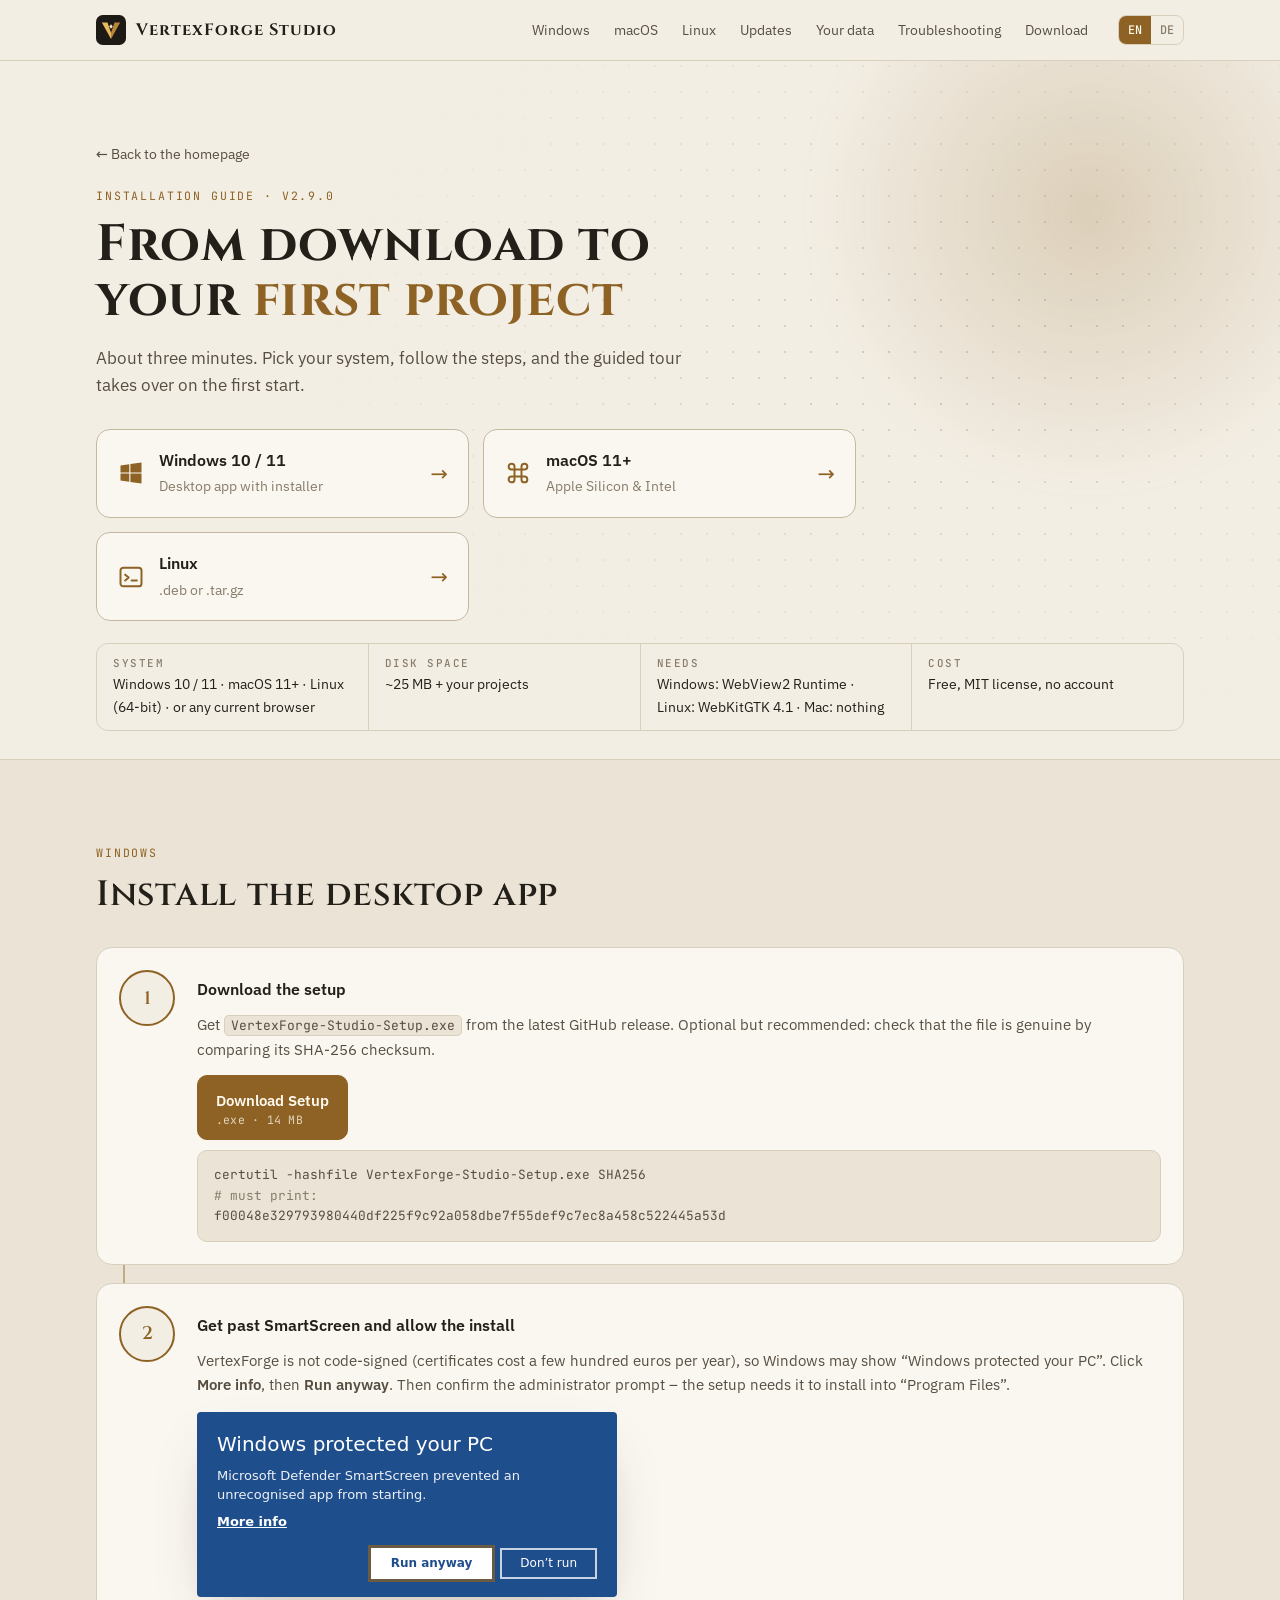
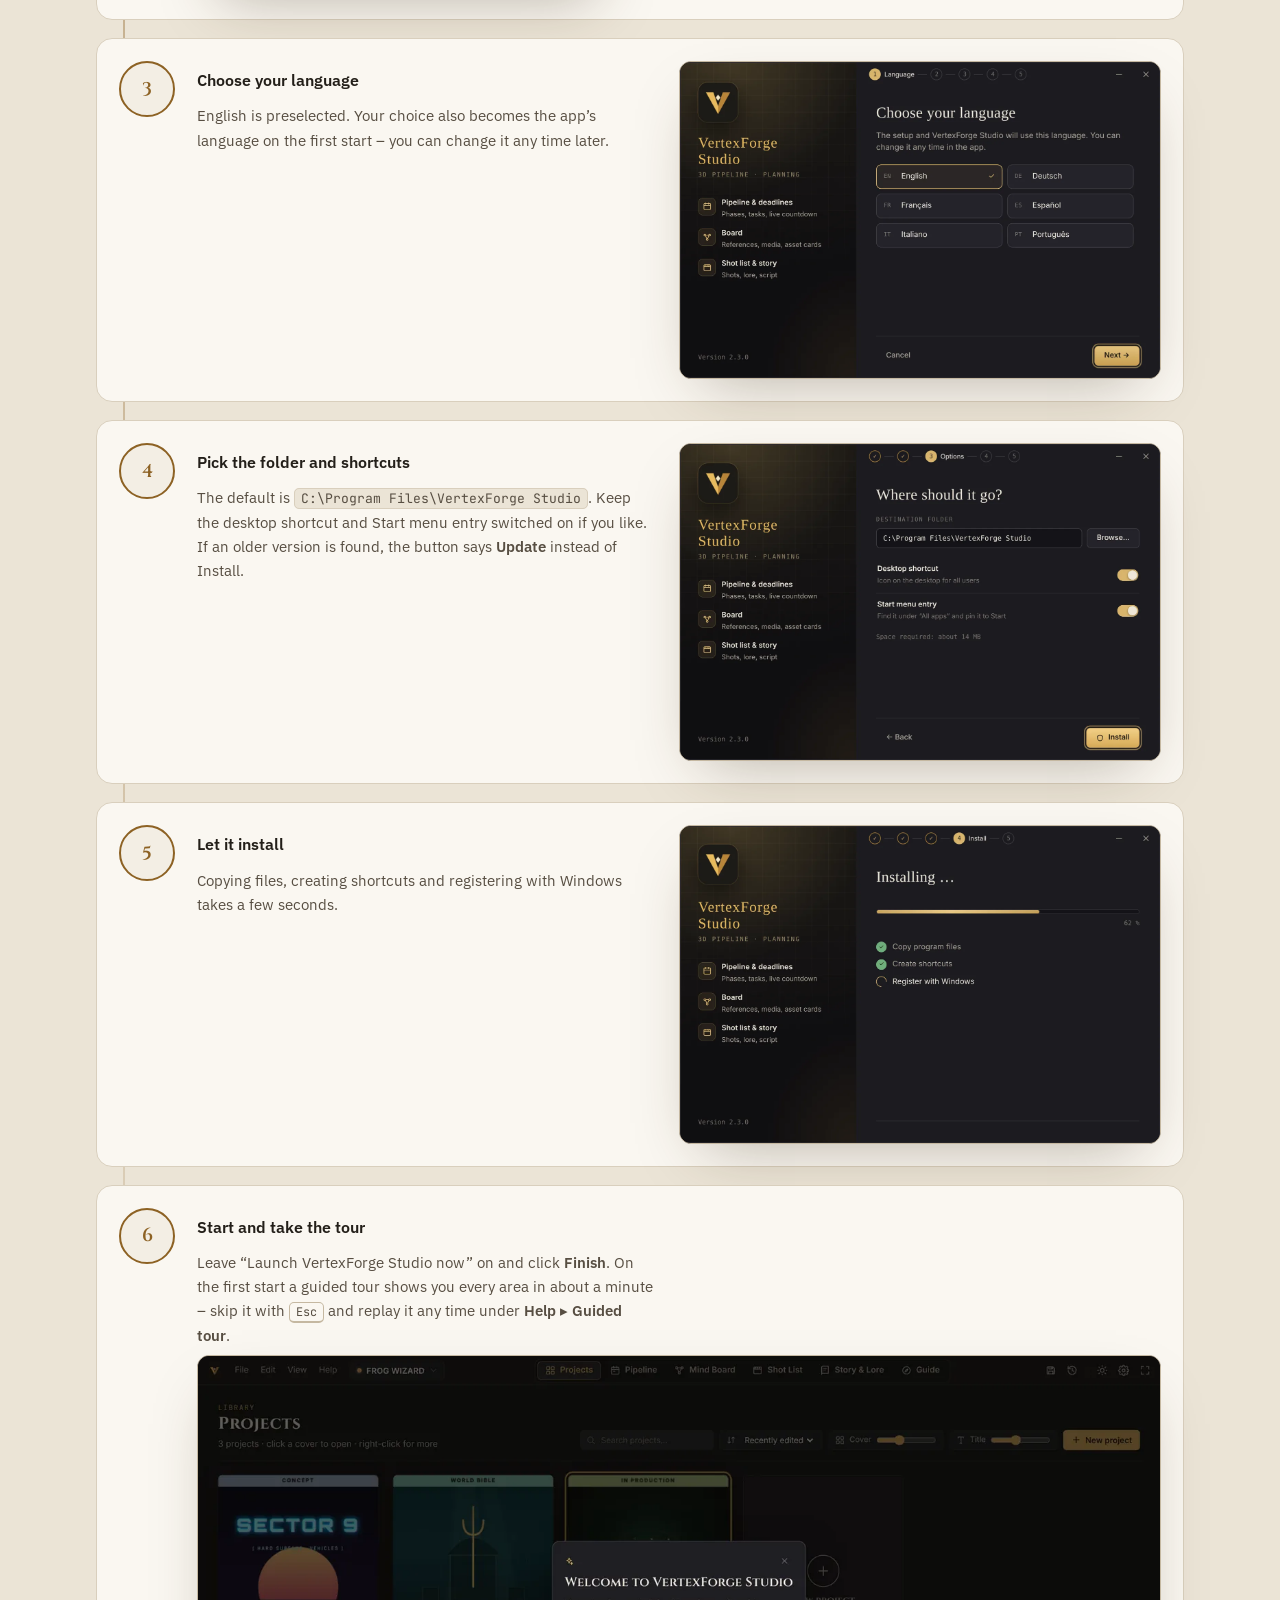
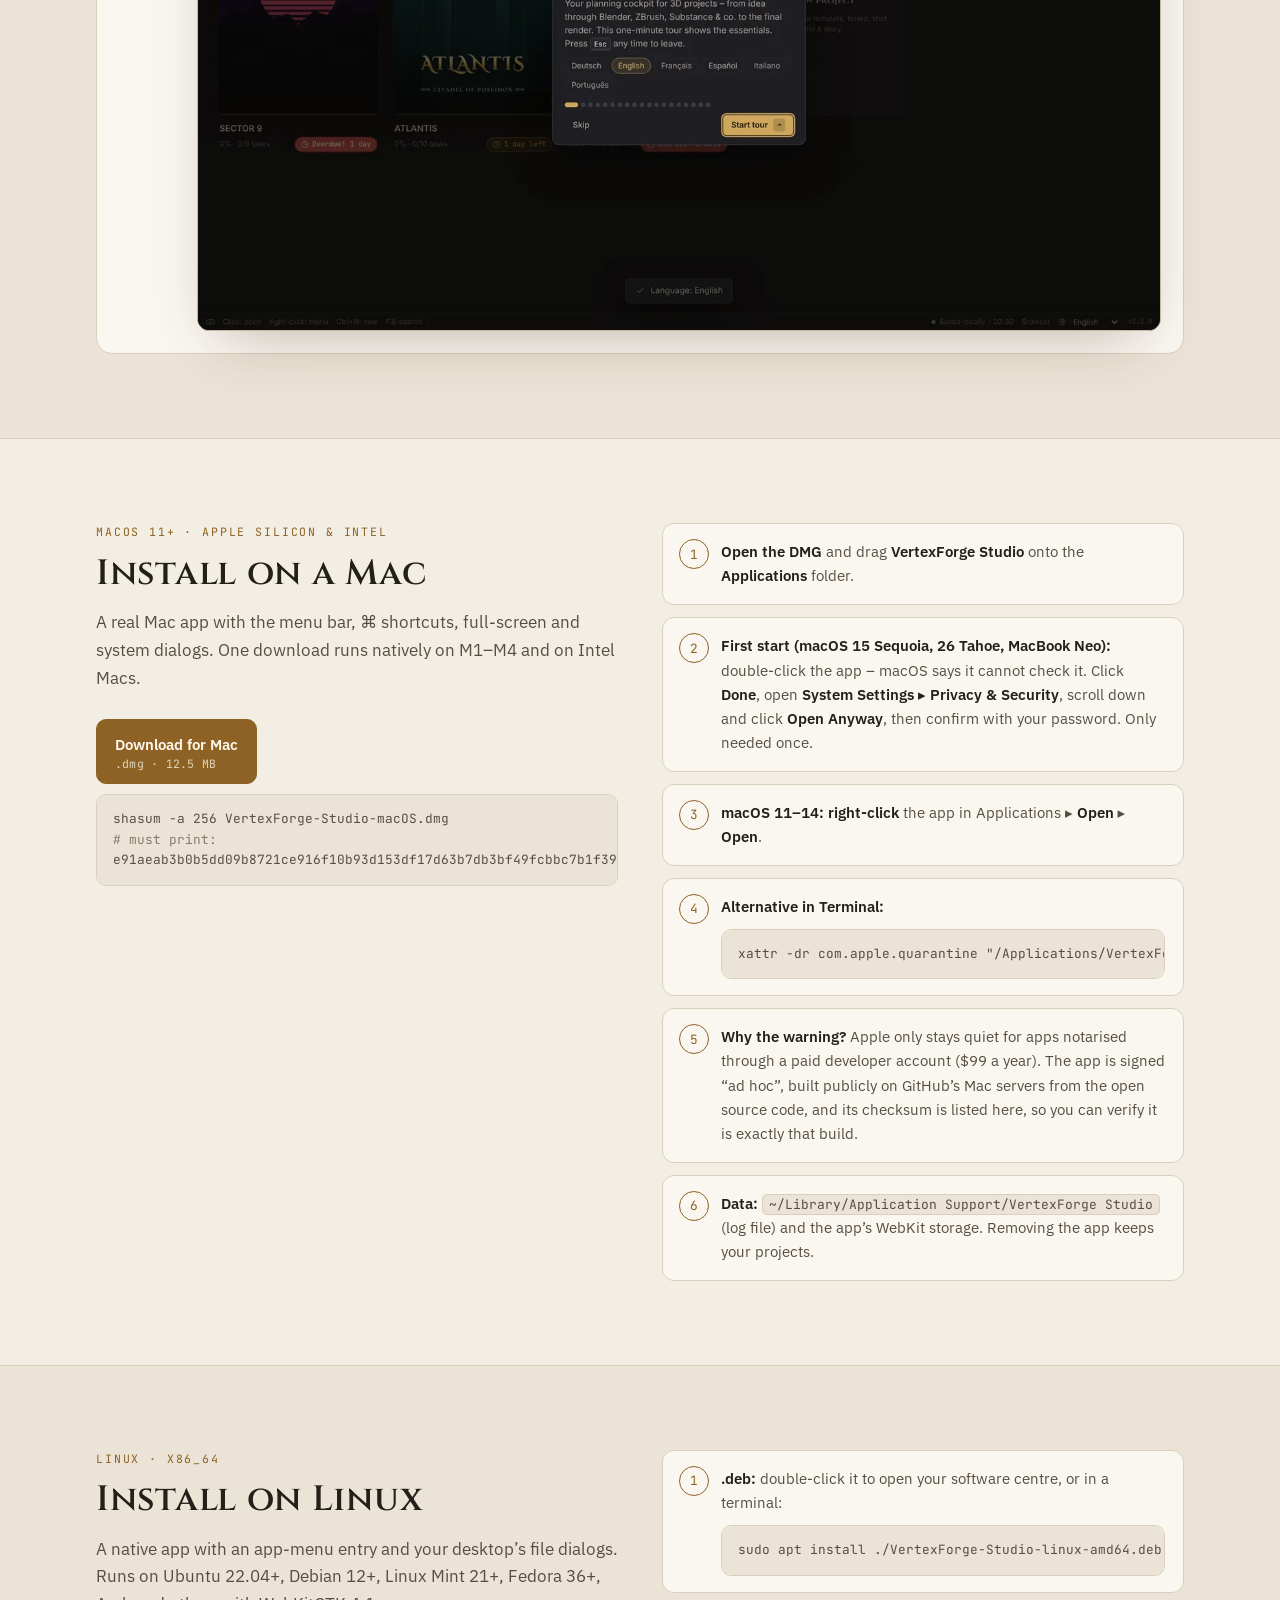
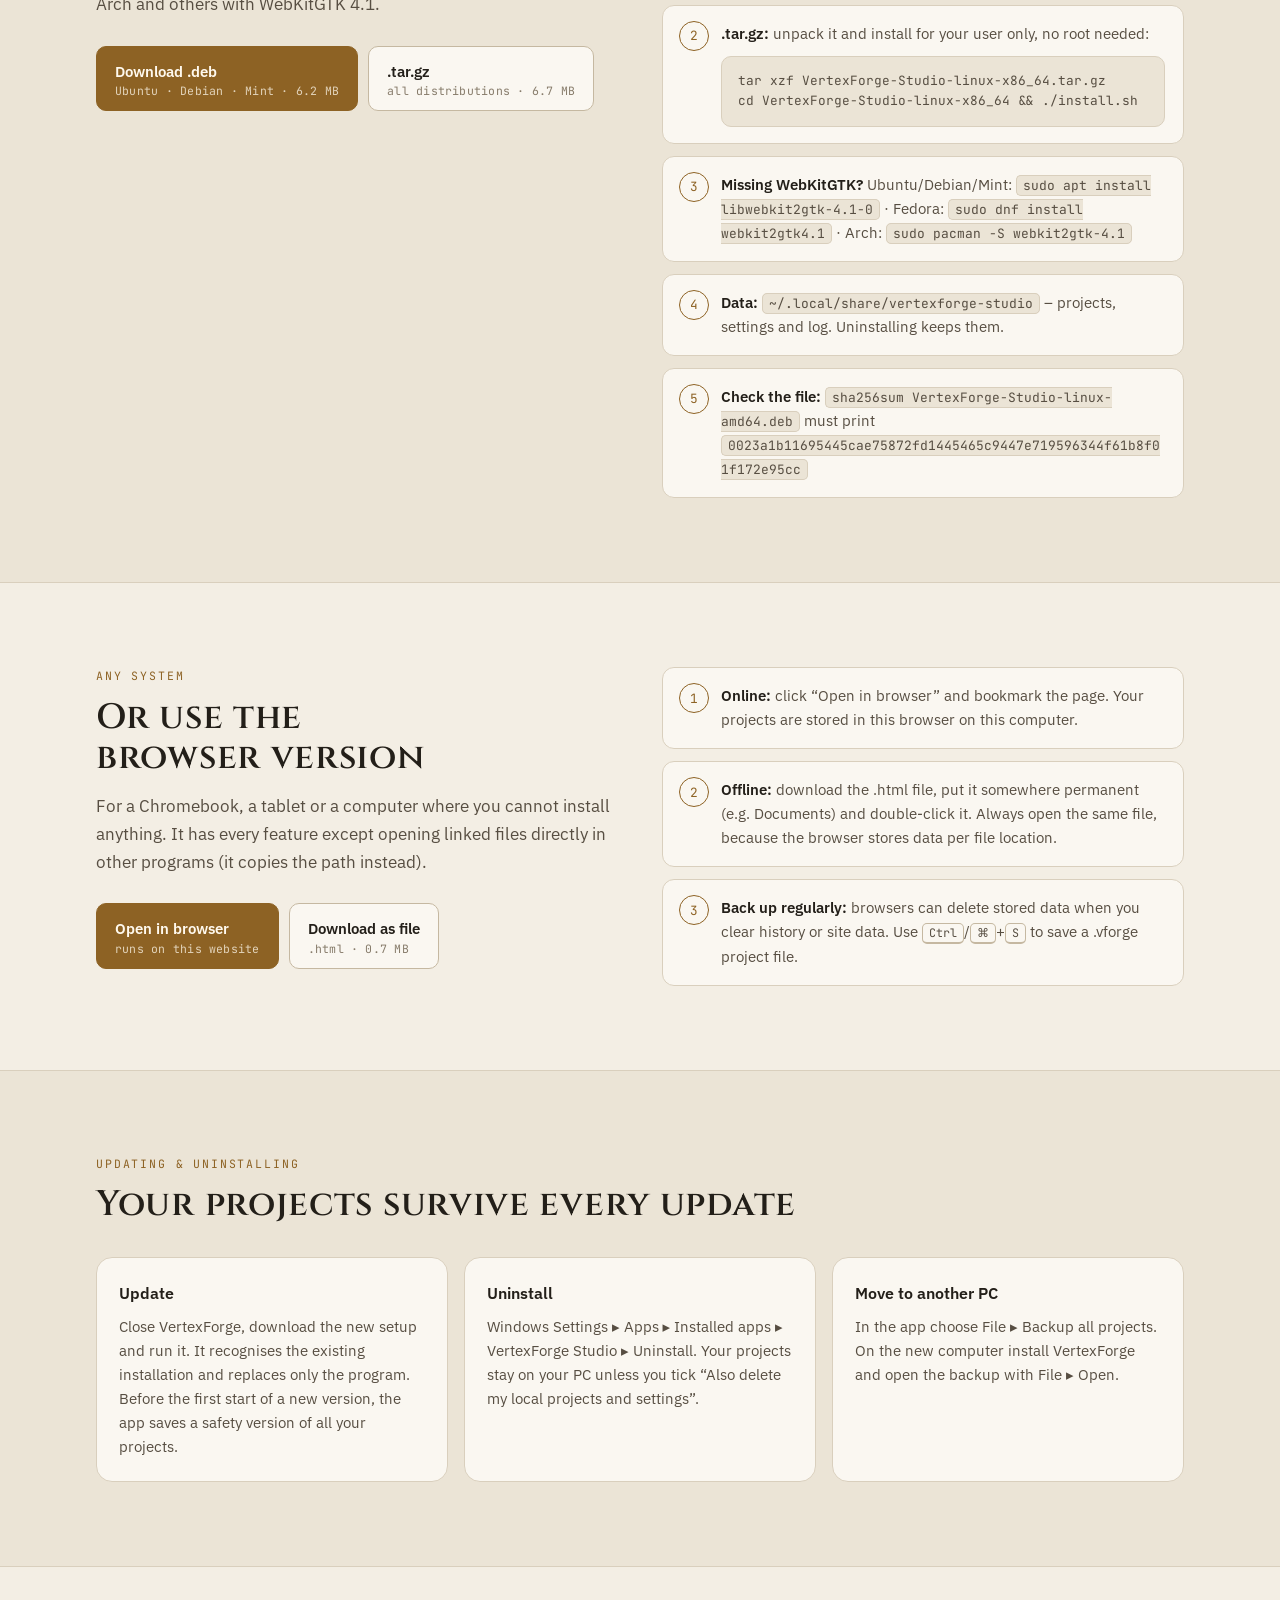
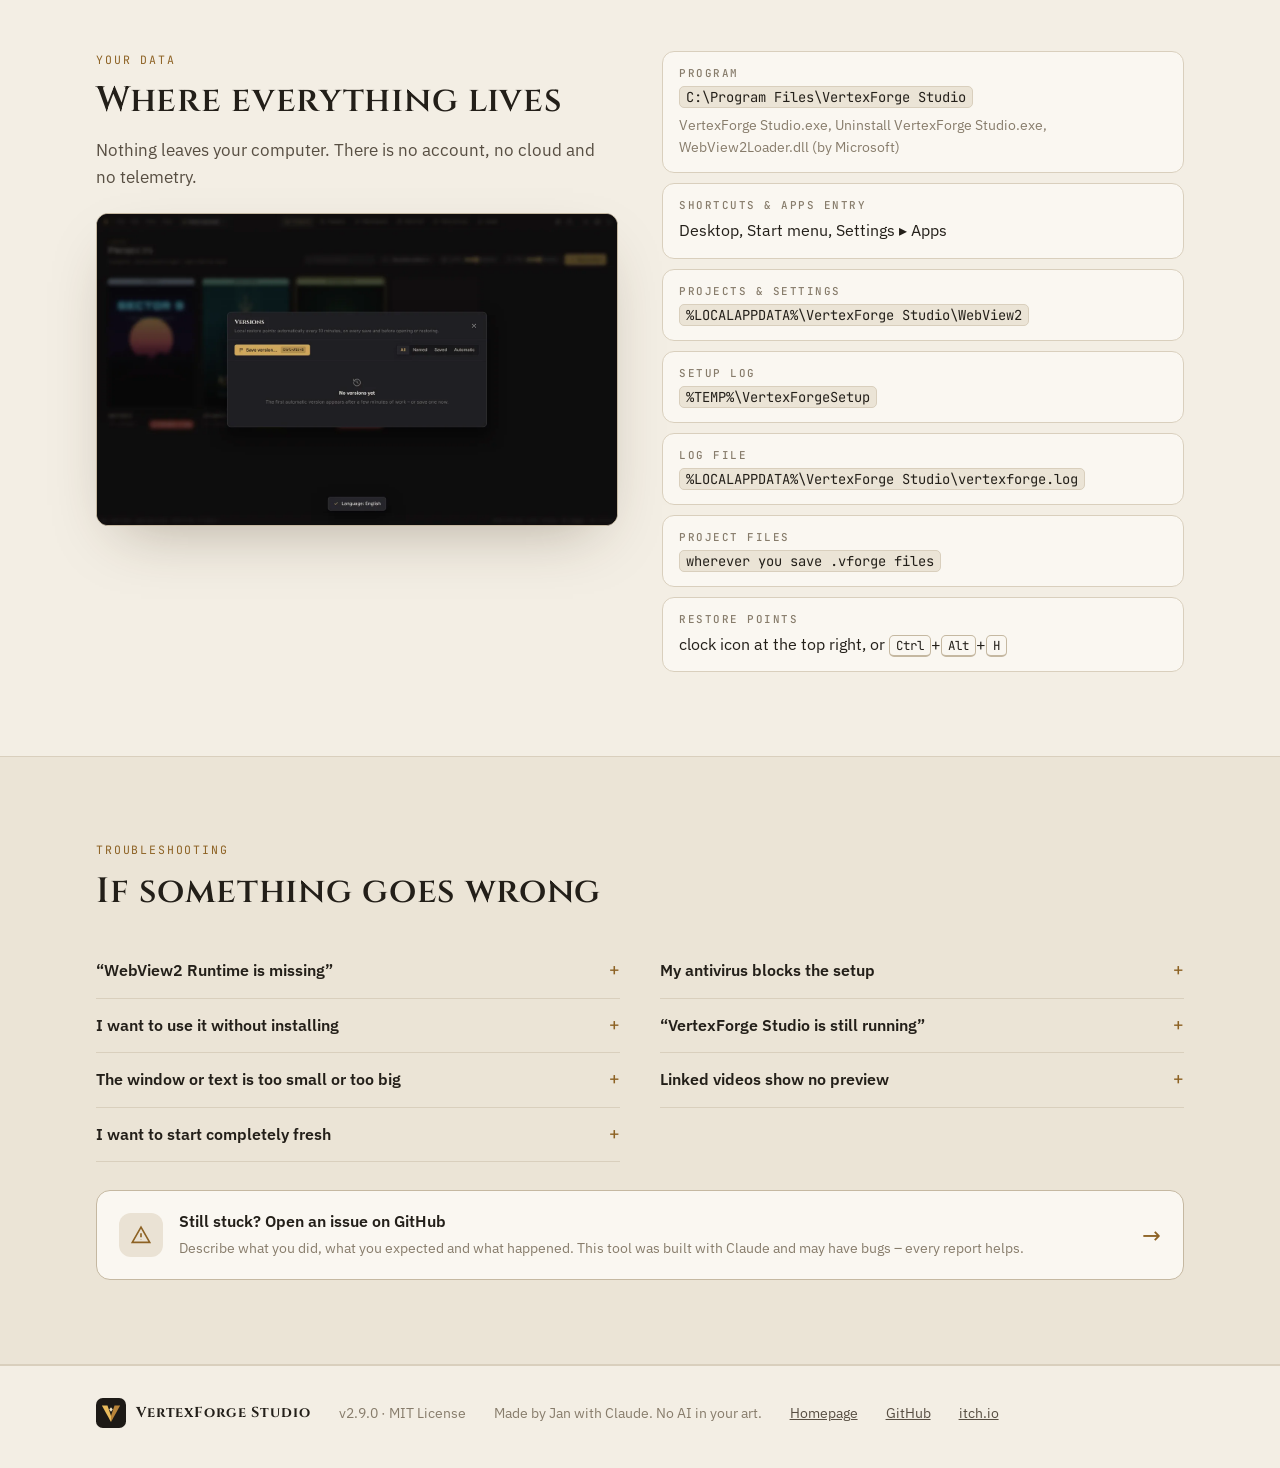
<file: docs/install.html>
<!doctype html>
<html lang="en" data-l="en">
<head>
<meta charset="utf-8">
<meta name="viewport" content="width=device-width, initial-scale=1, viewport-fit=cover">
<title>Install VertexForge Studio – Windows, macOS, Linux</title>
<meta name="claude:viewport-fit-sides" content="cover">
<meta name="description" content="Step-by-step installation guide for VertexForge Studio, the free 3D project planner, on Windows, macOS and Linux – with checksums and antivirus results.">
<link rel="canonical" href="https://vertexforge.pages.dev/install.html">
<meta property="og:url" content="https://vertexforge.pages.dev/install.html">
<meta property="og:site_name" content="VertexForge Studio">
<meta property="og:title" content="Install VertexForge Studio – Windows, macOS, Linux">
<meta property="og:description" content="Step-by-step installation guide for VertexForge Studio, the free 3D project planner, on Windows, macOS and Linux – with checksums and antivirus results.">
<meta property="og:image" content="https://vertexforge.pages.dev/assets/og-card.jpg">
<meta property="og:image:width" content="1200">
<meta property="og:image:height" content="630">
<meta property="og:type" content="website">
<meta name="twitter:card" content="summary_large_image">
<meta name="theme-color" content="#141316">
<meta property="og:url" content="https://vertexforge.pages.dev/">
<link rel="icon" href="assets/favicon.png">
<link rel="stylesheet" href="assets/site-fonts.css">
<style>

/* Layout: one centered column (max 1120px); hero is a split of copy + framed app screen,
   sections alternate between open text and a few ruled "spec sheet" blocks like a production document. */
:root{
  --bg:#f3eee4; --bg-2:#ebe4d6; --panel:#faf7f1; --line:#d9cfbd; --line-2:#c5b8a1;
  --fg:#231f19; --fg-2:#574e42; --muted:#877c6b;
  --brass:#8d6224; --brass-2:#b1823c; --on-brass:#fff9ee;
  --ok:#3f7f52; --warn:#9a6a14; --crit:#a33a32;
  --shadow:0 24px 60px -24px rgba(60,44,20,.35);
  --display:'Cinzel',Georgia,'Times New Roman',serif;
  --body:'IBM Plex Sans',system-ui,-apple-system,'Segoe UI',sans-serif;
  --mono:'JetBrains Mono',ui-monospace,Consolas,monospace;
  color-scheme:light;
}
@media (prefers-color-scheme: dark){ :root:not([data-theme="light"]){
  --bg:#131215; --bg-2:#19181c; --panel:#1f1e23; --line:#2c2b31; --line-2:#3e3c44;
  --fg:#ede7db; --fg-2:#b2aa9c; --muted:#7f786e;
  --brass:#d8b56c; --brass-2:#e9c98a; --on-brass:#1a150c;
  --ok:#7cb98b; --warn:#d9a54a; --crit:#e07a6f;
  --shadow:0 30px 70px -26px rgba(0,0,0,.75); color-scheme:dark } }
:root[data-theme="dark"]{
  --bg:#131215; --bg-2:#19181c; --panel:#1f1e23; --line:#2c2b31; --line-2:#3e3c44;
  --fg:#ede7db; --fg-2:#b2aa9c; --muted:#7f786e;
  --brass:#d8b56c; --brass-2:#e9c98a; --on-brass:#1a150c;
  --ok:#7cb98b; --warn:#d9a54a; --crit:#e07a6f;
  --shadow:0 30px 70px -26px rgba(0,0,0,.75); color-scheme:dark }

*{box-sizing:border-box}
html{scroll-behavior:smooth}
body{margin:0;background:var(--bg);color:var(--fg);font:16px/1.6 var(--body);-webkit-font-smoothing:antialiased}
a{color:inherit}
img{max-width:100%;display:block}
::selection{background:color-mix(in srgb,var(--brass) 30%,transparent)}
:focus-visible{outline:2px solid var(--brass);outline-offset:3px;border-radius:4px}
.wrap{max-width:1120px;margin:0 auto;padding-left:max(16px,env(safe-area-inset-left,0px));padding-right:max(16px,env(safe-area-inset-right,0px))}
kbd,.mono{font-family:var(--mono)}
kbd{font-size:.78em;padding:1px 6px;border:1px solid var(--line-2);border-bottom-width:2px;border-radius:5px;background:var(--panel);white-space:nowrap}
h1,h2,h3{text-wrap:balance;margin:0}
h2{font-family:var(--display);font-weight:600;font-size:clamp(1.6rem,3.2vw,2.2rem);letter-spacing:.02em;line-height:1.15}
h3{font-size:1.02rem;font-weight:600}
p{margin:0}
.lead{color:var(--fg-2);font-size:1.08rem;max-width:62ch}
.eyebrow{font-family:var(--mono);font-size:.72rem;letter-spacing:.16em;text-transform:uppercase;color:var(--brass)}

/* Sprache */
html:not([data-l="de"]) [data-de],html[data-l="de"] [data-en]{display:none!important}

/* Kopf */
body::before{content:"";position:fixed;inset:0 0 auto;height:env(safe-area-inset-top,0px);z-index:10;background:var(--bg)}
.top{position:sticky;top:env(safe-area-inset-top,0px);z-index:20;background:color-mix(in srgb,var(--bg) 88%,transparent);backdrop-filter:blur(10px);border-bottom:1px solid var(--line)}
.top .wrap{display:flex;align-items:center;gap:20px;height:60px}
.brand{display:flex;align-items:center;gap:10px;text-decoration:none;font-family:var(--display);font-weight:700;letter-spacing:.06em;font-size:1.02rem;white-space:nowrap}
.brand img{width:30px;height:30px}
.nav{display:flex;gap:4px;margin-left:auto;flex-wrap:wrap}
.nav a{text-decoration:none;color:var(--fg-2);font-size:.9rem;padding:6px 10px;border-radius:7px}
.nav a:hover{color:var(--fg);background:var(--bg-2)}
.lang{display:flex;border:1px solid var(--line);border-radius:8px;overflow:hidden;flex-shrink:0}
.lang button{border:none;background:transparent;color:var(--muted);font:500 .74rem var(--mono);padding:6px 9px;cursor:pointer}
.lang button[aria-pressed="true"]{background:var(--brass);color:var(--on-brass)}
@media (max-width:860px){ .nav{display:none} .lang{margin-left:auto} }

/* Hero */
.hero{padding-block:clamp(40px,7vw,80px) 28px}
.hero .hero-grid{display:grid;grid-template-columns:minmax(0,5fr) minmax(0,7fr);gap:48px;align-items:center}
.hero h1{font-family:var(--display);font-weight:700;font-size:clamp(2.1rem,4.6vw,3.5rem);line-height:1.06;letter-spacing:.01em}
.hero h1 em{font-style:normal;color:var(--brass)}
.hero .lead{margin-top:18px}
.ctas{display:flex;flex-wrap:wrap;gap:10px;margin-top:28px}
.btn{display:inline-flex;align-items:center;gap:10px;padding:12px 18px;border-radius:10px;border:1px solid var(--line-2);background:var(--panel);text-decoration:none;font-weight:600;font-size:.95rem;transition:transform .12s,border-color .15s,background .15s}
.btn:hover{border-color:var(--brass);transform:translateY(-1px)}
.btn:active{transform:none}
.btn small{display:block;font:400 .72rem var(--mono);color:var(--muted);letter-spacing:.02em}
.btn.primary{background:var(--brass);border-color:var(--brass);color:var(--on-brass)}
.btn.primary small{color:color-mix(in srgb,var(--on-brass) 75%,transparent)}
.btn svg{flex-shrink:0}
.meta{margin-top:16px;display:flex;flex-wrap:wrap;gap:6px 14px;font:.78rem var(--mono);color:var(--muted)}
.meta span::before{content:"·";margin-right:14px;color:var(--line-2)}
.meta span:first-child::before{content:none}
.screen{border-radius:12px;overflow:hidden;border:1px solid var(--line-2);box-shadow:var(--shadow);background:#141316;transform:perspective(1400px) rotateY(-5deg) rotateX(2deg);transition:transform .6s cubic-bezier(.2,.7,.2,1)}
.screen img{width:100%;height:auto;aspect-ratio:1480/1110;object-fit:cover}
@media (max-width:900px){ .hero .hero-grid{grid-template-columns:1fr} .screen,.screen-wrap .screen{transform:none} }

/* Pipeline-Leiste: die echten Stufen einer Asset-Karte in der App */
.stages{display:flex;flex-wrap:wrap;gap:6px;margin-top:34px;align-items:center}
.stages .st{font:500 .72rem var(--mono);letter-spacing:.08em;text-transform:uppercase;padding:5px 9px;border-radius:999px;border:1px solid var(--line-2);color:var(--fg-2)}
.stages .st.on{background:var(--brass);border-color:var(--brass);color:var(--on-brass)}
.stages i{width:14px;height:1px;background:var(--line-2)}

/* Hinweis: mit Claude gebaut */
.notice{margin-top:44px;display:grid;grid-template-columns:auto minmax(0,1fr);gap:16px;align-items:start;padding:18px 20px;border:1px dashed var(--line-2);border-radius:12px;background:color-mix(in srgb,var(--panel) 70%,transparent)}
.notice .ic{width:36px;height:36px;border-radius:9px;display:grid;place-items:center;background:color-mix(in srgb,var(--warn) 16%,transparent);color:var(--warn)}
.notice p{color:var(--fg-2);font-size:.95rem}
.notice b{color:var(--fg)}

/* Abschnitte */
section{padding-block:clamp(48px,7vw,84px)}
.head{display:flex;flex-direction:column;gap:12px;margin-bottom:32px}
.alt{background:var(--bg-2);border-block:1px solid var(--line)}

/* Ansichten */
.tabs{display:flex;flex-wrap:wrap;gap:6px;margin-bottom:16px}
.tabs button{font:600 .88rem var(--body);padding:8px 14px;border-radius:9px;border:1px solid var(--line);background:transparent;color:var(--fg-2);cursor:pointer;transition:all .15s}
.tabs button:hover{color:var(--fg);border-color:var(--line-2)}
.tabs button[aria-selected="true"]{background:var(--panel);color:var(--brass);border-color:var(--brass)}
.view{border-radius:12px;overflow:hidden;border:1px solid var(--line-2);box-shadow:var(--shadow);background:#141316}
.view img{width:100%;height:auto;aspect-ratio:1800/1075;object-fit:cover;transition:opacity .25s}
.caption{margin-top:12px;color:var(--fg-2);font-size:.95rem;max-width:72ch;min-height:3em}

/* Funktionen */
.features{display:grid;grid-template-columns:repeat(3,minmax(0,1fr));gap:1px;background:var(--line);border:1px solid var(--line);border-radius:12px;overflow:hidden}
.feat{background:var(--bg);padding:22px 22px 24px;display:flex;flex-direction:column;gap:8px;min-width:0}
.alt .feat{background:var(--bg-2)}
.feat .tag{font:.72rem var(--mono);color:var(--muted);margin-top:auto;padding-top:8px}
.feat p{color:var(--fg-2);font-size:.94rem}
.exts{display:flex;flex-wrap:wrap;gap:5px;margin-top:6px}
.exts span{font:500 .72rem var(--mono);padding:2px 7px;border-radius:5px;background:var(--panel);border:1px solid var(--line)}
@media (max-width:860px){ .features{grid-template-columns:1fr 1fr} }
@media (max-width:560px){ .features{grid-template-columns:1fr} }

/* Downloads */
.dl{display:grid;grid-template-columns:repeat(2,minmax(0,1fr));gap:18px}
.card{background:var(--panel);border:1px solid var(--line);border-radius:14px;padding:24px;display:flex;flex-direction:column;gap:14px;min-width:0}
.card.main{border-color:var(--brass)}
.card .os{display:flex;align-items:center;gap:12px}
.card .os svg{color:var(--brass)}
.card ul{margin:0;padding-left:18px;color:var(--fg-2);font-size:.93rem;display:flex;flex-direction:column;gap:4px}
.card .btns{display:flex;flex-wrap:wrap;gap:8px;margin-top:auto}
.small{font-size:.86rem;color:var(--muted)}
@media (max-width:760px){ .dl{grid-template-columns:1fr} }

/* Sicherheit: Prüfprotokoll */
.sheet{border:1px solid var(--line);border-radius:12px;overflow:hidden;background:var(--panel)}
.sheet-head{display:flex;flex-wrap:wrap;gap:8px 24px;padding:16px 20px;border-bottom:1px solid var(--line);font:.8rem var(--mono);color:var(--fg-2)}
.sheet-head b{color:var(--fg);font-weight:500}
.tbl{overflow-x:auto}
table{width:100%;border-collapse:collapse;font-size:.9rem;min-width:640px}
th,td{text-align:left;padding:12px 20px;border-bottom:1px solid var(--line);vertical-align:middle}
th{font:500 .7rem var(--mono);letter-spacing:.12em;text-transform:uppercase;color:var(--muted)}
tr:last-child td{border-bottom:none}
td.hash{font:.74rem var(--mono);color:var(--fg-2);word-break:break-all;min-width:260px}
.pill{display:inline-flex;align-items:center;gap:6px;font:600 .75rem var(--mono);padding:3px 9px;border-radius:999px;background:color-mix(in srgb,var(--ok) 15%,transparent);color:var(--ok);white-space:nowrap}
.pill::before{content:"";width:7px;height:7px;border-radius:50%;background:currentColor}
.copy{border:1px solid var(--line);background:transparent;color:var(--muted);font:.7rem var(--mono);padding:2px 7px;border-radius:5px;cursor:pointer;margin-left:6px}
.copy:hover{color:var(--fg);border-color:var(--line-2)}
.vt{font-size:.85rem;white-space:nowrap}
.sec-notes{display:grid;grid-template-columns:repeat(3,minmax(0,1fr));gap:18px;margin-top:22px}
.sec-notes div{min-width:0}
.sec-notes p{color:var(--fg-2);font-size:.92rem;margin-top:6px}
.sec-notes kbd{white-space:normal;overflow-wrap:anywhere}
@media (max-width:760px){ .sec-notes{grid-template-columns:1fr} }

/* Open Source */
.os-grid{display:grid;grid-template-columns:minmax(0,1fr) minmax(0,1fr);gap:40px;align-items:start}
.steps{list-style:none;margin:0;padding:0;display:flex;flex-direction:column;gap:14px;counter-reset:s}
.steps li{display:grid;grid-template-columns:30px minmax(0,1fr);gap:12px;counter-increment:s}
.steps li::before{content:counter(s);width:30px;height:30px;border-radius:50%;display:grid;place-items:center;border:1px solid var(--line-2);font:.8rem var(--mono);color:var(--brass)}
.steps p{color:var(--fg-2);font-size:.93rem}
pre{margin:10px 0 0;padding:14px 16px;border-radius:10px;background:var(--bg-2);border:1px solid var(--line);font:.8rem/1.6 var(--mono);overflow-x:auto;color:var(--fg-2)}
.help{display:flex;flex-wrap:wrap;gap:6px;margin-top:14px}
.help span{font-size:.82rem;padding:4px 10px;border-radius:999px;border:1px solid var(--line-2);color:var(--fg-2)}
@media (max-width:860px){ .os-grid{grid-template-columns:1fr} }

/* Über Jan */
.about{display:grid;grid-template-columns:minmax(0,4fr) minmax(0,6fr);gap:48px;align-items:start}
.who{display:flex;flex-direction:column;gap:14px}
.who .avatar{width:72px;height:72px;border-radius:18px;background:var(--panel);border:1px solid var(--line-2);display:grid;place-items:center;font:700 1.6rem var(--display);color:var(--brass)}
.who p{color:var(--fg-2)}
.stance{border-left:3px solid var(--brass);padding:4px 0 4px 24px;display:flex;flex-direction:column;gap:16px}
.stance blockquote{margin:0;font-family:var(--display);font-weight:600;font-size:clamp(1.25rem,2.4vw,1.6rem);line-height:1.3;letter-spacing:.01em}
.stance p{color:var(--fg-2)}
.split{display:grid;grid-template-columns:1fr 1fr;gap:12px;margin-top:4px}
.split div{padding:14px 16px;border-radius:10px;border:1px solid var(--line);background:var(--panel)}
.split b{display:block;font-size:.86rem;margin-bottom:4px}
.split p{font-size:.88rem}
.split .no b{color:var(--crit)}
.split .yes b{color:var(--ok)}
@media (max-width:860px){ .about{grid-template-columns:1fr} }
@media (max-width:520px){ .split{grid-template-columns:1fr} }

/* FAQ */
.faq{display:grid;grid-template-columns:repeat(2,minmax(0,1fr));gap:0 40px}
details{border-bottom:1px solid var(--line);padding:14px 0}
summary{cursor:pointer;font-weight:600;list-style:none;display:flex;justify-content:space-between;gap:12px}
summary::after{content:"+";font:1.1rem var(--mono);color:var(--brass);transition:transform .2s}
details[open] summary::after{transform:rotate(45deg)}
details p{margin-top:8px;color:var(--fg-2);font-size:.93rem}
@media (max-width:760px){ .faq{grid-template-columns:1fr} }

footer{border-top:1px solid var(--line);padding-block:32px 40px;color:var(--muted);font-size:.86rem}
footer .wrap{display:flex;flex-wrap:wrap;gap:12px 28px;align-items:center}
footer .brand{font-size:.9rem;color:var(--fg)}
footer a{color:var(--fg-2)}

@media (prefers-reduced-motion:reduce){ *{transition:none!important;scroll-behavior:auto!important} .screen{transform:none} }

/* ============ Bewegung & Atmosphäre ============ */
.hero{position:relative;overflow:hidden}
.hero::before{content:"";position:absolute;inset:-60px;z-index:0;pointer-events:none;
  background-image:radial-gradient(color-mix(in srgb,var(--fg) 16%,transparent) 1.1px,transparent 1.5px);background-size:26px 26px;
  -webkit-mask-image:radial-gradient(ellipse 65% 70% at 72% 42%,#000 10%,transparent 72%);mask-image:radial-gradient(ellipse 65% 70% at 72% 42%,#000 10%,transparent 72%);
  animation:drift 70s linear infinite}
.hero::after{content:"";position:absolute;width:620px;height:620px;right:-120px;top:-160px;z-index:0;pointer-events:none;border-radius:50%;
  background:radial-gradient(circle,color-mix(in srgb,var(--brass) 22%,transparent),transparent 65%);filter:blur(10px);animation:glow 9s ease-in-out infinite alternate}
.hero > .wrap{position:relative;z-index:1}
@keyframes drift{to{background-position:520px 260px}}
@keyframes glow{to{transform:translate(-60px,50px) scale(1.08);opacity:.75}}
.rise{animation:rise .8s cubic-bezier(.2,.7,.2,1) both;animation-delay:calc(var(--d,0) * 90ms + 80ms)}
@keyframes rise{from{opacity:0;transform:translateY(18px)}}
.screen-wrap{animation-duration:1s}
.screen-wrap .screen{position:relative;transform:perspective(1400px) rotateY(var(--ry,-6deg)) rotateX(var(--rx,2deg));transition:transform .5s cubic-bezier(.2,.7,.2,1);animation:bob 7s ease-in-out infinite}
.screen-wrap .screen:hover{transform:perspective(1400px) rotateY(var(--ry,-6deg)) rotateX(var(--rx,2deg))}
@keyframes bob{50%{translate:0 -8px}}
.glare{position:absolute;inset:0;pointer-events:none;background:radial-gradient(circle at var(--gx,30%) var(--gy,20%),rgba(255,240,210,.18),transparent 45%);mix-blend-mode:screen}
.meta-link{color:var(--brass);text-decoration:none;font-weight:500}
.meta-link:hover{text-decoration:underline}
.meta a.meta-link::before{content:"·";margin-right:14px;color:var(--line-2)}
.stages .st{transition:background .35s,border-color .35s,color .35s,transform .35s cubic-bezier(.2,.7,.2,1)}
.stages .st.on{transform:translateY(-2px)}
.stages .st.done{border-color:color-mix(in srgb,var(--brass) 60%,var(--line-2));color:var(--brass)}
.reveal,.reveal-stagger > *{transition:opacity .7s cubic-bezier(.2,.7,.2,1),transform .7s cubic-bezier(.2,.7,.2,1);transition-delay:calc(min(var(--i,0), 6) * 70ms)}
.pre{opacity:0;transform:translateY(26px)}
.tabs{position:relative}
.tab-ink{position:absolute;left:0;top:0;border-radius:9px;background:var(--panel);border:1px solid var(--brass);transition:transform .35s cubic-bezier(.2,.7,.2,1),width .35s cubic-bezier(.2,.7,.2,1);pointer-events:none;z-index:0}
.tabs button{position:relative;z-index:1}
.tabs button[aria-selected="true"]{background:transparent;border-color:transparent}
.view img.in{animation:shotIn .5s cubic-bezier(.2,.7,.2,1)}
@keyframes shotIn{from{opacity:.2;transform:translateX(calc(var(--dir,1) * 24px)) scale(.99)}}
.feat,.card,.step-card{position:relative;isolation:isolate}
.feat::before,.card::before,.step-card::before{content:"";position:absolute;inset:0;z-index:-1;border-radius:inherit;opacity:0;transition:opacity .3s;
  background:radial-gradient(360px circle at var(--mx,50%) var(--my,50%),color-mix(in srgb,var(--brass) 13%,transparent),transparent 70%)}
.feat:hover::before,.card:hover::before,.step-card:hover::before{opacity:1}
.btn{position:relative;overflow:hidden}
.btn.primary::after{content:"";position:absolute;inset:0;background:linear-gradient(110deg,transparent 30%,rgba(255,255,255,.32) 50%,transparent 70%);transform:translateX(-120%)}
.btn.primary:hover::after{transform:translateX(120%);transition:transform .8s ease}
.guide-link{margin-top:22px;display:flex;align-items:center;gap:16px;padding:18px 22px;border-radius:14px;border:1px solid var(--line-2);background:var(--panel);text-decoration:none;transition:border-color .2s,transform .2s}
.guide-link:hover{border-color:var(--brass);transform:translateY(-2px)}
.guide-link b{display:block}
.gl-ic{width:44px;height:44px;border-radius:12px;display:grid;place-items:center;background:color-mix(in srgb,var(--brass) 14%,transparent);color:var(--brass);flex-shrink:0}
.gl-arrow{margin-left:auto;font-size:1.4rem;color:var(--brass);transition:transform .2s}
.guide-link:hover .gl-arrow{transform:translateX(4px)}
.pill::before{animation:pulse 2.4s ease-in-out infinite}
@keyframes pulse{50%{box-shadow:0 0 0 5px color-mix(in srgb,var(--ok) 20%,transparent)}}
@media (prefers-reduced-motion:reduce){ .hero::before,.hero::after,.rise,.screen-wrap .screen,.pill::before{animation:none!important} .pre{opacity:1;transform:none} }

/* ============ Installationsanleitung ============ */
code{font:.86em var(--mono);padding:1px 6px;border-radius:5px;background:var(--bg-2);border:1px solid var(--line);overflow-wrap:anywhere}
.guide-hero h1{font-family:var(--display);font-weight:700;font-size:clamp(2rem,4.4vw,3.2rem);line-height:1.08;max-width:18ch}
.guide-hero h1 em{font-style:normal;color:var(--brass)}
.guide-hero .lead{margin-top:16px}
.back{font-size:.9rem;color:var(--fg-2);text-decoration:none}
.back:hover{color:var(--brass)}
.pick{display:grid;grid-template-columns:repeat(2,minmax(0,1fr));gap:14px;margin-top:30px;max-width:760px}
.pick-card{display:flex;align-items:center;gap:14px;padding:18px 20px;border-radius:14px;border:1px solid var(--line-2);background:var(--panel);text-decoration:none;transition:border-color .2s,transform .2s}
.pick-card:hover{border-color:var(--brass);transform:translateY(-2px)}
.pick-card svg{color:var(--brass);flex-shrink:0}
.pick-card b{display:block}
.pick-card i{margin-left:auto;font-style:normal;color:var(--brass);font-size:1.3rem;transition:transform .2s}
.pick-card:hover i{transform:translateY(3px)}
.req{display:grid;grid-template-columns:repeat(4,minmax(0,1fr));gap:1px;margin-top:22px;border:1px solid var(--line);border-radius:12px;overflow:hidden;background:var(--line);max-width:100%}
.req div{background:var(--bg);padding:12px 16px;display:flex;flex-direction:column;gap:3px;font-size:.88rem;min-width:0}
.req .k,.paths .k{font:500 .68rem var(--mono);letter-spacing:.14em;text-transform:uppercase;color:var(--muted)}
@media (max-width:860px){ .pick{grid-template-columns:1fr} .req{grid-template-columns:1fr 1fr} }
@media (max-width:480px){ .req{grid-template-columns:1fr} }
.timeline{list-style:none;margin:0;padding:0;display:flex;flex-direction:column;gap:18px;position:relative}
.timeline::before{content:"";position:absolute;left:27px;top:30px;bottom:30px;width:2px;background:linear-gradient(var(--brass),color-mix(in srgb,var(--brass) 10%,transparent));opacity:.5}
.step-card{border:1px solid var(--line);border-radius:16px;background:var(--panel);padding:22px}
.timeline .step-card{display:grid;grid-template-columns:56px minmax(0,1fr) minmax(0,1.05fr);gap:8px 22px;align-items:start}
.timeline .step-card:not(:has(.shot)){grid-template-columns:56px minmax(0,1fr)}
.tl-n{width:56px;height:56px;border-radius:50%;display:grid;place-items:center;background:var(--bg);border:2px solid var(--brass);font:600 1.15rem var(--display);color:var(--brass);position:relative;z-index:1}
.tl-body{display:flex;flex-direction:column;gap:10px;min-width:0;padding-top:6px}
.tl-body p{color:var(--fg-2);font-size:.95rem}
.tl-body .ctas{margin-top:4px}
.tl-body pre{margin:0}
.cmt{color:var(--muted)}
.shot{margin:0;border-radius:12px;overflow:hidden;border:1px solid var(--line-2);box-shadow:var(--shadow);background:#141316}
.shot img{width:100%;height:auto;transition:transform .6s cubic-bezier(.2,.7,.2,1)}
.step-card:hover .shot img{transform:scale(1.02)}
.timeline .shot.wide{grid-column:2 / -1}
@media (max-width:900px){
  .timeline::before{left:21px}
  .timeline .step-card,.timeline .step-card:not(:has(.shot)){grid-template-columns:44px minmax(0,1fr)}
  .tl-n{width:44px;height:44px;font-size:1rem}
  .timeline .shot,.timeline .shot.wide{grid-column:1 / -1}
}
.mock-dialog{margin-top:6px;max-width:420px;border-radius:4px;background:#1f4e8c;color:#fff;padding:18px 20px;font:13px/1.45 'Segoe UI',system-ui,sans-serif;box-shadow:var(--shadow)}
.md-title{font-size:1.25rem;font-weight:300;margin-bottom:8px}
.md-text{opacity:.92}
.md-link{margin-top:8px;text-decoration:underline;font-weight:600}
.md-btns{display:flex;justify-content:flex-end;gap:8px;margin-top:16px}
.md-btn{padding:5px 18px;border:2px solid rgba(255,255,255,.75);font-size:12px}
.md-btn.hl{background:#fff;color:#1f4e8c;border-color:#fff;font-weight:600;box-shadow:0 0 0 3px color-mix(in srgb,var(--brass) 70%,transparent);animation:hl 2.2s ease-in-out infinite}
@keyframes hl{50%{box-shadow:0 0 0 7px color-mix(in srgb,var(--brass) 25%,transparent)}}
.two{display:grid;grid-template-columns:minmax(0,1fr) minmax(0,1fr);gap:44px;align-items:start}
@media (max-width:860px){ .two{grid-template-columns:1fr} }
.mini-steps{list-style:none;margin:0;padding:0;display:flex;flex-direction:column;gap:12px;counter-reset:m}
.mini-steps li{position:relative;padding:16px 18px 16px 58px;border:1px solid var(--line);border-radius:12px;background:var(--panel);color:var(--fg-2);font-size:.94rem;counter-increment:m}
.mini-steps li::before{content:counter(m);position:absolute;left:16px;top:15px;width:28px;height:28px;border-radius:50%;display:grid;place-items:center;border:1px solid var(--brass);color:var(--brass);font:.8rem var(--mono)}
.mini-steps b{color:var(--fg)}
.trio{display:grid;grid-template-columns:repeat(3,minmax(0,1fr));gap:16px}
.step-card.plain{display:flex;flex-direction:column;gap:8px}
.step-card.plain p{color:var(--fg-2);font-size:.94rem}
@media (max-width:860px){ .trio{grid-template-columns:1fr} }
.paths{display:flex;flex-direction:column;gap:10px}
.paths div{display:flex;flex-direction:column;gap:6px;padding:14px 16px;border:1px solid var(--line);border-radius:12px;background:var(--panel);min-width:0}
.paths code{align-self:flex-start}
#trouble .guide-link{margin-top:28px}
details a{color:var(--brass)}
@media (prefers-reduced-motion:reduce){ .md-btn.hl{animation:none} }

/* ---------- Make it yours: Stil-Vorschau ---------- */
.cz{display:grid;grid-template-columns:260px minmax(0,1fr);gap:28px;align-items:start}
.cz-side{display:flex;flex-direction:column;gap:20px;position:sticky;top:88px}
.cz-label{font:600 .7rem var(--mono);letter-spacing:.12em;text-transform:uppercase;color:var(--muted);margin-bottom:8px}
.cz-chips{display:flex;flex-wrap:wrap;gap:6px}
.cz-chips button{display:inline-flex;align-items:center;gap:8px;font:500 .86rem var(--body);padding:7px 12px 7px 8px;border-radius:999px;border:1px solid var(--line);background:var(--panel);color:var(--fg-2);cursor:pointer;transition:border-color .15s,color .15s,transform .15s,box-shadow .2s}
.cz-chips button:hover{color:var(--fg);border-color:var(--line-2);transform:translateY(-1px)}
.cz-chips button[aria-selected="true"]{color:var(--fg);border-color:var(--brass);box-shadow:0 0 0 3px color-mix(in srgb,var(--brass) 18%,transparent)}
.sw{width:18px;height:18px;border-radius:50%;flex-shrink:0;background:linear-gradient(135deg,var(--a) 0 55%,var(--b) 55% 100%);box-shadow:inset 0 0 0 1px rgba(0,0,0,.18);transition:transform .25s}
.cz-chips button[aria-selected="true"] .sw{transform:rotate(180deg) scale(1.1)}
.cz-main{margin:0;min-width:0}
.cz-view{position:relative}
.cz-view img{aspect-ratio:1360/820;width:100%;height:auto;object-fit:cover}
.cz-view img.swap{animation:czIn .55s cubic-bezier(.2,.7,.2,1)}
@keyframes czIn{from{opacity:0;transform:scale(1.025);filter:blur(4px)}to{opacity:1;transform:none;filter:none}}
.cz-progress{position:absolute;left:0;bottom:0;height:3px;width:100%;transform-origin:left;transform:scaleX(0);background:var(--brass);opacity:.9}
.cz-progress.run{animation:czBar 4.2s linear forwards}
@keyframes czBar{to{transform:scaleX(1)}}
.cz-facts{display:grid;grid-template-columns:repeat(4,minmax(0,1fr));gap:18px;margin-top:34px}
.cz-facts>div{border-top:1px solid var(--line-2);padding-top:14px;min-width:0}
.cz-facts .num{display:block;font:600 2rem/1 var(--display);color:var(--brass);margin-bottom:8px}
.cz-facts p{color:var(--fg-2);font-size:.92rem;margin:6px 0 0}
@media (max-width:900px){
  .cz{grid-template-columns:1fr}
  .cz-side{position:static;order:2}
  .cz-facts{grid-template-columns:repeat(2,minmax(0,1fr))}
}
@media (max-width:520px){ .cz-facts{grid-template-columns:1fr} }

/* ---------- Sicherheit: ehrlicher Bericht ---------- */
.pill.sig{background:color-mix(in srgb,var(--brass) 14%,transparent);color:var(--brass)}
.pill.sig::before{animation:none}
td .pill+.pill{margin-top:4px}
.av{margin-top:26px;border:1px solid var(--line);border-radius:14px;background:var(--panel);padding:22px 24px}
.av-head{display:flex;gap:14px;align-items:flex-start;margin-bottom:18px}
.av-head .ic{width:36px;height:36px;border-radius:9px;display:grid;place-items:center;flex-shrink:0;background:color-mix(in srgb,var(--brass) 16%,transparent);color:var(--brass)}
.av-head p{margin:2px 0 0}
.av-steps{list-style:none;margin:0;padding:0;display:flex;flex-direction:column}
.av-steps>li{display:grid;grid-template-columns:22px minmax(0,1fr);gap:12px;position:relative;padding-bottom:18px}
.av-steps>li:last-child{padding-bottom:0}
.av-steps>li::before{content:"";position:absolute;left:10px;top:18px;bottom:-2px;width:2px;background:var(--line)}
.av-steps>li:last-child::before{display:none}
.av-steps .dot{width:14px;height:14px;margin:5px 4px 0;border-radius:50%;background:var(--line-2);box-shadow:0 0 0 4px var(--panel);position:relative;z-index:1}
.av-steps .dot.warn{background:var(--warn)}
.av-steps .dot.ok{background:var(--ok)}
.av-steps .dot.live{background:var(--brass);animation:pulse 2.4s ease-in-out infinite}
.av-steps b{font-weight:600}
.av-steps .when{margin-left:10px;font:.72rem var(--mono);color:var(--muted);border:1px solid var(--line);border-radius:999px;padding:1px 8px;white-space:nowrap}
.av-steps p{color:var(--fg-2);font-size:.93rem;margin:6px 0 0}
.av-steps a,.pc-card a,.sec-notes a{color:var(--brass)}
.det{list-style:none;margin:12px 0 0;padding:0;display:grid;grid-template-columns:repeat(auto-fill,minmax(220px,1fr));gap:6px}
.det li{display:flex;flex-direction:column;gap:2px;padding:8px 12px;border-radius:9px;background:var(--bg-2);border:1px solid var(--line);font-size:.82rem;min-width:0}
.det code{font:.76rem var(--mono);color:var(--warn);overflow-wrap:anywhere}
.pc{display:grid;grid-template-columns:repeat(3,minmax(0,1fr));gap:16px;margin-top:22px}
.pc-card{background:var(--panel);border:1px solid var(--line);border-radius:14px;padding:20px 22px;min-width:0}
.pc-card ul{list-style:none;margin:12px 0 0;padding:0;display:flex;flex-direction:column;gap:10px}
.pc-card li{font-size:.9rem;color:var(--fg-2);padding-left:16px;position:relative}
.pc-card li::before{content:"";position:absolute;left:0;top:.62em;width:6px;height:6px;border-radius:2px;background:var(--brass);transform:rotate(45deg)}
.pc-card li code{display:block;font:.76rem var(--mono);color:var(--fg);overflow-wrap:anywhere;margin-bottom:2px}
@media (max-width:900px){ .pc{grid-template-columns:1fr} }

/* ---------- Probleme melden ---------- */
.report{margin-top:40px;border:1px solid var(--line);border-radius:16px;padding:24px;background:linear-gradient(160deg,color-mix(in srgb,var(--brass) 7%,var(--panel)),var(--panel) 60%)}
.rp-head p{margin:6px 0 0}
.rp-grid{display:grid;grid-template-columns:repeat(4,minmax(0,1fr));gap:12px;margin-top:18px}
.rp{position:relative;display:flex;flex-direction:column;gap:6px;padding:16px 16px 18px;border-radius:12px;border:1px solid var(--line);background:var(--bg);text-decoration:none;min-width:0;transition:border-color .2s,transform .2s,box-shadow .2s}
.rp:hover{border-color:var(--brass);transform:translateY(-3px);box-shadow:var(--shadow)}
.rp-ic{width:36px;height:36px;border-radius:10px;display:grid;place-items:center;background:color-mix(in srgb,var(--brass) 15%,transparent);color:var(--brass);margin-bottom:4px;transition:transform .3s}
.rp:hover .rp-ic{transform:rotate(-8deg) scale(1.08)}
.rp .small{color:var(--fg-2)}
.rp-go{position:absolute;top:16px;right:16px;color:var(--muted);transition:transform .2s,color .2s}
.rp:hover .rp-go{transform:translateX(3px);color:var(--brass)}
@media (max-width:900px){ .rp-grid{grid-template-columns:repeat(2,minmax(0,1fr))} }
@media (max-width:480px){ .rp-grid{grid-template-columns:1fr} }
footer .small{color:var(--muted)}
@media (prefers-reduced-motion: reduce){ .cz-view img.swap,.cz-progress.run,.av-steps .dot.live{animation:none} }

/* Design-Vorstellung (automatische Überblendung) */
.show{margin:0}
.show-stage{position:relative;border-radius:14px;overflow:hidden;border:1px solid var(--line-2);box-shadow:var(--shadow);background:#141316;aspect-ratio:1360/820}
.show-img{position:absolute;inset:0;width:100%;height:100%;object-fit:cover;opacity:0;transform:scale(1.04);transition:opacity 1s ease,transform 4.6s ease-out}
.show-img.on{opacity:1;transform:scale(1)}
.show-tag{position:absolute;left:18px;bottom:20px;display:flex;flex-direction:column;gap:2px;padding:10px 16px 11px;border-radius:12px;background:rgba(18,17,20,.72);backdrop-filter:blur(10px);-webkit-backdrop-filter:blur(10px);color:#f3ecdf;border:1px solid rgba(255,255,255,.12)}
.show-kind{font:600 .66rem var(--mono);letter-spacing:.14em;text-transform:uppercase;color:#e2bf72}
.show-name{font:600 1.15rem var(--display);letter-spacing:.03em}
.show.flip .show-tag,.show-stage.flip .show-tag{animation:tagIn .7s cubic-bezier(.2,.7,.2,1)}
@keyframes tagIn{from{opacity:0;transform:translateY(10px)}to{opacity:1;transform:none}}
.show-bar{position:absolute;left:0;right:0;bottom:0;height:3px;background:rgba(255,255,255,.08)}
.show-bar i{display:block;height:100%;width:100%;background:var(--brass);transform-origin:left;transform:scaleX(0)}
.show-bar i.run{animation:czBar 3.6s linear forwards}
@media (max-width:520px){ .show-tag{left:10px;bottom:12px;padding:7px 11px} .show-name{font-size:.95rem} }
@media (prefers-reduced-motion: reduce){ .show-img{transition:none} .show-bar i.run{animation:none} }
.safe{display:grid;grid-template-columns:auto minmax(0,1fr);gap:18px;align-items:start;padding:22px 24px;margin-bottom:22px;border-radius:14px;border:1px solid color-mix(in srgb,var(--ok) 45%,var(--line));background:linear-gradient(150deg,color-mix(in srgb,var(--ok) 10%,var(--panel)),var(--panel) 70%)}
.safe-ic{width:46px;height:46px;border-radius:12px;display:grid;place-items:center;background:color-mix(in srgb,var(--ok) 18%,transparent);color:var(--ok)}
.safe h3{font-size:1.1rem}
.safe p{color:var(--fg-2);font-size:.95rem;margin:8px 0 0}
.safe a{color:var(--brass)}

/* Design-Showcase: Bereichsanzeige, Hauptbild, durchlaufender Filmstreifen */
.showcase{margin:0}
.sc-areas{display:flex;flex-wrap:wrap;gap:6px;margin:0 0 14px;padding:0}
.sc-areas button{display:inline-flex;align-items:center;gap:8px;font:600 .72rem var(--mono);letter-spacing:.1em;text-transform:uppercase;padding:7px 8px 7px 13px;border-radius:999px;border:1px solid var(--line);background:transparent;color:var(--muted);cursor:pointer;transition:color .25s,border-color .25s,background .25s,transform .2s}
.sc-areas button b{font-weight:600;min-width:20px;padding:1px 6px;border-radius:99px;background:color-mix(in srgb,var(--fg) 8%,transparent);color:var(--fg-2);letter-spacing:0}
.sc-areas button:hover{color:var(--fg);border-color:var(--line-2);transform:translateY(-1px)}
.sc-areas button.on{color:var(--fg);border-color:var(--brass);background:color-mix(in srgb,var(--brass) 14%,transparent)}
.sc-areas button.on b{background:var(--brass);color:#1d1a16}
.sc-strip{position:relative;overflow-x:auto;overflow-y:hidden;margin-top:14px;padding:6px 2px 10px;scroll-snap-type:x proximity;scrollbar-width:thin;-webkit-mask-image:linear-gradient(90deg,transparent,#000 4%,#000 96%,transparent);mask-image:linear-gradient(90deg,transparent,#000 4%,#000 96%,transparent)}
.sc-track{display:flex;gap:10px;width:max-content;padding:0 4%}
.sc-track button{display:flex;flex-direction:column;gap:6px;padding:0;border:none;background:none;color:var(--muted);font:600 .74rem var(--body);cursor:pointer;scroll-snap-align:center;text-align:left;transition:color .25s}
.sc-track button[hidden]{display:none}
.sc-track img{display:block;width:136px;height:82px;border-radius:9px;object-fit:cover;opacity:.55;filter:saturate(.7);border:1px solid var(--line);transition:opacity .3s,filter .3s,transform .3s cubic-bezier(.34,1.4,.64,1),border-color .3s,box-shadow .3s}
.sc-track button:hover img{opacity:.95;filter:none;transform:translateY(-3px)}
.sc-track button.on{color:var(--fg)}
.sc-track button.on img{opacity:1;filter:none;transform:translateY(-4px) scale(1.04);border-color:var(--brass);box-shadow:0 10px 24px -10px color-mix(in srgb,var(--brass) 60%,transparent)}
.sc-track button span{padding-left:2px;max-width:136px;white-space:nowrap;overflow:hidden;text-overflow:ellipsis}
/* Bühne: neigt sich leicht zur Maus, Lichtreflex folgt */
.showcase{perspective:1600px}
.show-stage{transform:rotateY(var(--sx,0deg)) rotateX(var(--sy,0deg));transition:transform .5s cubic-bezier(.2,.7,.2,1),box-shadow .4s;outline:none}
.show-stage.hov{box-shadow:0 40px 80px -30px rgba(0,0,0,.6),0 0 0 1px color-mix(in srgb,var(--brass) 40%,transparent)}
.show-stage::after{content:"";position:absolute;inset:0;z-index:3;pointer-events:none;background:radial-gradient(600px circle at var(--gx,50%) var(--gy,50%),rgba(255,240,210,.10),transparent 45%);opacity:0;transition:opacity .4s}
.show-stage.hov::after{opacity:1}
.show-stage:focus-visible{box-shadow:0 0 0 3px var(--brass)}
.show-stage.roll{animation:roll .5s cubic-bezier(.34,1.5,.64,1)}
@keyframes roll{40%{transform:rotateY(var(--sx,0deg)) rotateX(var(--sy,0deg)) scale(.985) rotate(-.6deg)}}
.show-ctl{position:absolute;right:16px;bottom:18px;z-index:6;display:flex;align-items:center;gap:4px;padding:4px;border-radius:999px;background:rgba(18,17,20,.72);backdrop-filter:blur(10px);-webkit-backdrop-filter:blur(10px);border:1px solid rgba(255,255,255,.1);color:#f0e8d8}
.show-ctl button{width:34px;height:34px;display:grid;place-items:center;border:none;border-radius:50%;background:transparent;color:inherit;cursor:pointer;transition:background .15s,transform .15s cubic-bezier(.34,1.5,.64,1)}
.show-ctl button:hover{background:rgba(255,255,255,.12);transform:scale(1.08)}
.show-ctl button:active{transform:scale(.92)}
.show-count{min-width:54px;text-align:center;font:600 .72rem var(--mono);letter-spacing:.06em;color:rgba(240,232,216,.75)}
#showPlay .i-play{display:none} .show-stage.stopped #showPlay .i-play{display:block} .show-stage.stopped #showPlay .i-pause{display:none}
.show-hint{position:absolute;left:50%;top:14px;z-index:6;transform:translate(-50%,-6px);padding:5px 12px;border-radius:99px;background:rgba(18,17,20,.6);color:rgba(240,232,216,.85);font:500 .72rem var(--mono);letter-spacing:.04em;opacity:0;pointer-events:none;transition:opacity .3s,transform .3s;white-space:nowrap}
.show-stage.hov .show-hint{opacity:1;transform:translate(-50%,0)}
.show-img.tr-slideback{animation:trSlideBack .46s cubic-bezier(.7,0,.2,1)}
@keyframes trSlideBack{from{transform:translateX(-100%)}to{transform:none}}
@media (max-width:620px){ .show-ctl{right:8px;bottom:8px} .show-ctl button{width:30px;height:30px} .show-count{min-width:44px} .show-hint{display:none} .sc-track img{width:112px;height:68px} }
@media (hover:none){ .show-hint{display:none} }
.touchsec{display:grid;grid-template-columns:minmax(0,1fr) minmax(0,1.05fr);gap:40px;align-items:center;margin-top:64px;padding:34px;border-radius:18px;border:1px solid var(--line);background:linear-gradient(150deg,color-mix(in srgb,var(--brass) 8%,var(--panel)),var(--panel) 65%)}
.ts-text h3{font:600 1.7rem/1.15 var(--display);margin:6px 0 12px}
.ts-text p{color:var(--fg-2)}
.ts-list{list-style:none;padding:0;margin:16px 0 22px;display:flex;flex-direction:column;gap:8px}
.ts-list li{padding-left:22px;position:relative;color:var(--fg-2)}
.ts-list li::before{content:"";position:absolute;left:0;top:.5em;width:10px;height:10px;border-radius:50%;border:2px solid var(--brass)}
.ts-devices{position:relative;height:380px}
.dev{position:absolute;border-radius:22px;padding:9px;background:#0d0d0f;box-shadow:0 30px 60px -20px rgba(0,0,0,.55),0 0 0 1px rgba(255,255,255,.08) inset}
.dev img{display:block;width:100%;height:100%;object-fit:cover;object-position:top;border-radius:14px}
.dev.tablet{width:270px;height:360px;left:8%;top:0;transform:rotate(-4deg);animation:devFloat 7s ease-in-out infinite}
.dev.phone{width:150px;height:300px;right:10%;bottom:-6px;border-radius:26px;transform:rotate(5deg);animation:devFloat 6s ease-in-out -2s infinite}
@keyframes devFloat{50%{translate:0 -10px}}
@media (max-width:860px){.touchsec{grid-template-columns:1fr;padding:24px}.ts-devices{height:330px}.dev.tablet{width:220px;height:295px;left:2%}.dev.phone{width:126px;height:250px;right:4%}}
@media (prefers-reduced-motion: reduce){.dev.tablet,.dev.phone{animation:none}.show-stage{transform:none}}

/* Teamarbeit */
.teamsec{display:grid;grid-template-columns:minmax(0,1.05fr) minmax(0,1fr);gap:48px;align-items:center}
.teamsec h2{margin:6px 0 14px}
.ts-visual{position:relative;height:340px;border-radius:18px;border:1px solid var(--line);background:radial-gradient(ellipse at 50% 55%,color-mix(in srgb,var(--brass) 14%,transparent),transparent 65%),var(--panel)}
.tv-folder{position:absolute;left:50%;top:50%;transform:translate(-50%,-50%);display:flex;flex-direction:column;align-items:center;gap:6px;color:var(--brass);z-index:2;animation:tvFloat 5s ease-in-out infinite}
.tv-folder span{font:600 .72rem var(--mono);color:var(--fg-2)}
.tv-person{position:absolute;display:flex;align-items:center;gap:8px;padding:6px 12px 6px 6px;border-radius:999px;background:var(--bg);border:1px solid var(--line);box-shadow:var(--shadow);font-size:.8rem;color:var(--fg-2);z-index:2}
.tv-person i{width:26px;height:26px;border-radius:50%;display:grid;place-items:center;font-style:normal;font-weight:700;color:#fff}
.p1{left:6%;top:12%}.p1 i{background:#7c5cc4}
.p2{right:5%;top:16%}.p2 i{background:#3f9c97}
.p3{left:50%;bottom:7%;transform:translateX(-50%)}.p3 i{background:#c4553f}
.tv-lines{position:absolute;inset:0;width:100%;height:100%;z-index:1}
.tv-lines path{fill:none;stroke:var(--brass);stroke-width:2;stroke-dasharray:6 8;opacity:.6;animation:tvFlow 1.6s linear infinite}
@keyframes tvFlow{to{stroke-dashoffset:-28}}
@keyframes tvFloat{50%{transform:translate(-50%,-56%)}}
@media (max-width:860px){.teamsec{grid-template-columns:1fr;gap:28px}.ts-visual{height:280px}}
@media (prefers-reduced-motion: reduce){.tv-lines path,.tv-folder{animation:none}}

/* ---------- Trailer: schnelle Schnitte ---------- */
.show-img{transition:none;transform:none}
.show-img.on{opacity:1;transform:none}
.show-img.leave{opacity:1;z-index:1}
.show-img.enter{z-index:2;opacity:1}
.show-img.tr-wipe{animation:trWipe .48s cubic-bezier(.7,0,.2,1)}
.show-img.tr-iris{animation:trIris .5s cubic-bezier(.6,0,.2,1)}
.show-img.tr-zoom{animation:trZoom .45s cubic-bezier(.2,.7,.2,1)}
.show-img.tr-slide{animation:trSlide .46s cubic-bezier(.7,0,.2,1)}
.show-img.tr-split{animation:trSplit .5s cubic-bezier(.7,0,.2,1)}
.show-img.tr-tilt{animation:trTilt .5s cubic-bezier(.2,.8,.2,1)}
@keyframes trWipe{from{clip-path:inset(0 100% 0 0)}to{clip-path:inset(0 0 0 0)}}
@keyframes trIris{from{clip-path:circle(0% at 50% 50%)}to{clip-path:circle(75% at 50% 50%)}}
@keyframes trZoom{from{opacity:0;transform:scale(1.18);filter:blur(10px) brightness(1.4)}to{opacity:1;transform:none;filter:none}}
@keyframes trSlide{from{transform:translateX(100%)}to{transform:none}}
@keyframes trSplit{from{clip-path:polygon(50% 0,50% 0,50% 100%,50% 100%)}to{clip-path:polygon(0 0,100% 0,100% 100%,0 100%)}}
@keyframes trTilt{from{opacity:0;transform:perspective(1200px) rotateY(-24deg) scale(.92)}to{opacity:1;transform:none}}
.show-img.leave{animation:trOut .5s ease-in forwards}
@keyframes trOut{to{filter:brightness(.55)}}
.tr-title{position:absolute;inset:0;z-index:5;display:grid;place-items:center;pointer-events:none;font:700 clamp(28px,6vw,72px)/1 var(--display);color:#fff;text-transform:uppercase;letter-spacing:.5em;opacity:0;text-shadow:0 6px 40px rgba(0,0,0,.6)}
.tr-title.go{animation:trTitle .95s cubic-bezier(.2,.7,.2,1)}
@keyframes trTitle{0%{opacity:0;letter-spacing:.8em;transform:scale(1.08)}25%{opacity:1}70%{opacity:1;letter-spacing:.22em;transform:none}100%{opacity:0;letter-spacing:.18em}}
.tr-flash{position:absolute;inset:0;z-index:4;pointer-events:none;background:radial-gradient(circle at 50% 50%,rgba(255,236,190,.55),rgba(0,0,0,.35) 70%);opacity:0}
.tr-flash.go{animation:trFlash .6s ease-out}
@keyframes trFlash{0%{opacity:0}20%{opacity:1}100%{opacity:0}}
.show-bar i.run{animation-duration:1.5s}
.show-stage.paused .show-bar i{animation-play-state:paused}

/* ---------- Sammelkarten auf der Hand ---------- */
#cards{overflow:hidden}
.cardsec{display:grid;grid-template-columns:minmax(0,.9fr) minmax(0,1.1fr);gap:40px;align-items:center}
.cardsec h2{margin:6px 0 14px}
.rarity{list-style:none;padding:0;margin:18px 0 16px;display:grid;grid-template-columns:1fr 1fr;gap:8px}
.rarity li{display:flex;align-items:center;gap:10px;padding:9px 12px;border-radius:10px;border:1px solid var(--line);background:var(--panel);font-size:.88rem;color:var(--fg-2)}
.rarity b{color:#f2c94c;letter-spacing:.06em;font-size:.9rem;min-width:52px}
.rarity li.foil{background:linear-gradient(115deg,var(--panel) 30%,color-mix(in srgb,#cfd8e6 22%,var(--panel)) 50%,var(--panel) 70%) 0 0/250% 100%;animation:foilRun 3.2s linear infinite}
.rarity li.holo{border-color:transparent;background:linear-gradient(var(--panel),var(--panel)) padding-box,linear-gradient(110deg,#ff6fd8,#ffd36f,#6fffb5,#6fd3ff,#b86fff,#ff6fd8) 0 0/300% 100% border-box;animation:foilRun 4s linear infinite}
@keyframes foilRun{to{background-position:250% 0,300% 0}}
.hand{position:relative;height:420px;perspective:1600px;max-width:560px;margin-left:auto;width:100%}
.hcard{position:absolute;left:50%;bottom:24px;width:200px;aspect-ratio:460/643;padding:0;border:0;background:none;cursor:pointer;
  transform-origin:50% 130%;transform:translateX(calc(-50% + var(--x))) rotate(var(--r));transition:transform .45s cubic-bezier(.2,.8,.2,1),filter .3s;z-index:var(--i);
  opacity:0;translate:0 120px}
.hand.dealt .hcard{animation:deal .7s cubic-bezier(.2,.9,.25,1.1) both;animation-delay:calc(var(--i) * 110ms)}
@keyframes deal{from{opacity:0;translate:0 160px;rotate:-25deg}to{opacity:1;translate:0 0;rotate:0deg}}
.hand.dealt .hcard{opacity:1;translate:0 0}
.hcard:hover,.hcard:focus-visible,.hcard.tease{transform:translateX(calc(-50% + var(--x))) translateY(-34px) rotate(0deg) scale(1.08);z-index:10}
.hand:hover .hcard:not(:hover){filter:brightness(.8) saturate(.85)}
.hc-in{position:absolute;inset:0;transform-style:preserve-3d;transition:transform .7s cubic-bezier(.3,.75,.2,1);transform:rotateX(var(--tx,0deg)) rotateY(var(--ty,0deg))}
.hcard:hover .hc-in{transition:transform .12s ease-out}
.hcard.flip .hc-in{transform:rotateX(var(--tx,0deg)) rotateY(calc(180deg - var(--ty,0deg)));transition:transform .7s cubic-bezier(.3,.75,.2,1)}
.hc-in img{position:absolute;inset:0;width:100%;height:100%;backface-visibility:hidden;-webkit-backface-visibility:hidden;filter:drop-shadow(0 22px 26px rgba(0,0,0,.55))}
.hc-b{transform:rotateY(180deg)}
.hc-shine{position:absolute;inset:0;border-radius:4.6%/3.3%;pointer-events:none;opacity:0;transition:opacity .3s;mix-blend-mode:soft-light;background:radial-gradient(circle at var(--mx,50%) var(--my,30%),rgba(255,255,255,.75),transparent 45%)}
.hcard:hover .hc-shine{opacity:1}
.hcard.r4 .hc-shine{mix-blend-mode:color-dodge;opacity:.25;background:radial-gradient(circle at var(--mx,50%) var(--my,30%),rgba(255,255,255,.5),transparent 40%),linear-gradient(125deg,rgba(255,111,216,.6),rgba(255,211,111,.6),rgba(111,255,181,.6),rgba(111,211,255,.6),rgba(184,111,255,.6)) calc(var(--mx,50%) * 1.5) calc(var(--my,50%) * 1.2)/250% 250%}
.hcard.r4:hover .hc-shine{opacity:.5}
.hcard.flip .hc-shine{opacity:0}
@media (max-width:980px){.cardsec{grid-template-columns:1fr}.hand{height:400px}}
@media (max-width:560px){.hand{height:330px}.hcard{width:150px}.hcard:nth-child(1){--x:-120px!important}.hcard:nth-child(2){--x:-42px!important}.hcard:nth-child(3){--x:42px!important}.hcard:nth-child(4){--x:120px!important}.rarity{grid-template-columns:1fr}}
@media (prefers-reduced-motion: reduce){.hcard,.hand.dealt .hcard{animation:none;opacity:1;translate:0 0}.rarity li{animation:none}.show-img[class*="tr-"]{animation:none}}
/* Downloads für drei Systeme */
.dl.dl3{grid-template-columns:repeat(3,minmax(0,1fr))}
.dl .card.wide{grid-column:1/-1;display:grid;grid-template-columns:minmax(0,1.1fr) minmax(0,1.6fr) auto;align-items:center;gap:22px;padding:20px 24px}
.dl .card.wide .btns{margin-top:0;flex-wrap:nowrap}
.card .os{position:relative}
.new-pill{margin-left:auto;align-self:flex-start;font-size:.68rem;font-weight:700;letter-spacing:.08em;text-transform:uppercase;padding:3px 8px;border-radius:99px;color:var(--brass);border:1px solid color-mix(in srgb,var(--brass) 55%,transparent);background:color-mix(in srgb,var(--brass) 10%,transparent)}
.card.main .new-pill{display:none}
.card ul code,.card p code{font-size:.85em}
@media (max-width:1000px){ .dl.dl3{grid-template-columns:repeat(2,minmax(0,1fr))} .dl .card.wide{grid-template-columns:1fr} .dl .card.wide .btns{flex-wrap:wrap} }
@media (max-width:760px){ .dl.dl3{grid-template-columns:1fr} }
/* Neu: Flow & Schnell-erfassen-Demo */
.flow-grid{display:grid;grid-template-columns:minmax(0,1.05fr) minmax(0,1fr);gap:56px;align-items:center}
.flow-list{list-style:none;padding:0;margin:22px 0 0;display:flex;flex-direction:column;gap:10px}
.flow-list li{display:flex;align-items:center;gap:14px;color:var(--fg-2)}
.flow-list b{flex-shrink:0;width:42px;height:32px;display:grid;place-items:center;border-radius:8px;border:1px solid var(--line-2);border-bottom-width:3px;background:var(--panel);font:700 .8rem var(--mono);color:var(--brass)}
.qc-demo{position:relative;padding:18px;border-radius:16px;border:1px solid var(--line-2);background:linear-gradient(160deg,color-mix(in srgb,var(--brass) 9%,var(--panel)),var(--panel));box-shadow:var(--shadow)}
.qd-head{display:flex;align-items:center;gap:10px;font:600 .72rem var(--mono);letter-spacing:.06em;text-transform:uppercase;color:var(--muted);margin-bottom:14px}
.qd-dots{display:flex;gap:5px}.qd-dots i{width:9px;height:9px;border-radius:50%;background:var(--line-2)}.qd-dots i:first-child{background:#c25247}.qd-dots i:nth-child(2){background:#c48f2c}.qd-dots i:last-child{background:#5f9e6e}
.qd-kinds{display:inline-flex;gap:3px;padding:3px;border-radius:9px;border:1px solid var(--line);background:var(--bg);margin-bottom:10px}
.qd-kinds button{padding:6px 12px;border:none;border-radius:7px;background:none;color:var(--fg-2);font:600 .82rem var(--body);cursor:pointer;transition:background .15s,color .15s}
.qd-kinds button.on{background:color-mix(in srgb,var(--brass) 18%,transparent);color:var(--fg)}
.qd-form{display:flex;gap:8px}
.qd-form input{flex:1;min-width:0;height:46px;padding:0 14px;border-radius:10px;border:1px solid var(--brass);background:var(--bg);color:var(--fg);font:500 1rem var(--body);outline:none;box-shadow:0 0 0 4px color-mix(in srgb,var(--brass) 14%,transparent)}
.qd-form button{width:46px;border-radius:10px;border:none;background:var(--brass);color:#1d1a16;font-size:1.2rem;cursor:pointer;transition:transform .15s cubic-bezier(.34,1.5,.64,1)}
.qd-form button:active{transform:scale(.92)}
.qd-out{display:flex;flex-direction:column;gap:8px;margin-top:14px;min-height:150px}
.qd-item{display:flex;align-items:center;gap:10px;padding:9px 12px;border-radius:10px;border:1px solid var(--line);background:var(--bg);animation:qdIn .45s cubic-bezier(.34,1.4,.64,1)}
.qd-item i{font-style:normal;width:24px;height:24px;display:grid;place-items:center;border-radius:6px;background:color-mix(in srgb,var(--brass) 16%,transparent);color:var(--brass)}
.qd-item span{flex:1;min-width:0;overflow:hidden;text-overflow:ellipsis;white-space:nowrap;color:var(--fg)}
.qd-item small{font:500 .7rem var(--mono);color:var(--muted);white-space:nowrap}
.qd-item.note{background:color-mix(in srgb,#e9d78a 12%,var(--bg))}
@keyframes qdIn{from{opacity:0;transform:translateY(-10px) scale(.97)}}
.qd-foot{margin:12px 0 0;font-size:.78rem;color:var(--muted)}
@media (max-width:860px){.flow-grid{grid-template-columns:1fr;gap:28px}}
/* Teilen & Markenkit */
.share-grid{display:grid;grid-template-columns:repeat(3,minmax(0,1fr));gap:18px}
.share-card{display:flex;flex-direction:column;gap:12px;padding:22px;border-radius:14px;border:1px solid var(--line);background:var(--panel);transition:transform .25s cubic-bezier(.34,1.3,.64,1),border-color .25s}
.share-card:hover{transform:translateY(-3px);border-color:var(--line-2)}
.share-card h3{font-size:1.05rem}
.share-card p{margin:0;color:var(--fg-2);font-size:.92rem}
.share-btns{display:flex;flex-wrap:wrap;gap:8px}
.sbtn{display:inline-flex;align-items:center;gap:6px;padding:8px 14px;border-radius:99px;border:1px solid var(--line-2);background:var(--bg);color:var(--fg);font:600 .85rem var(--body);text-decoration:none;cursor:pointer;transition:transform .15s cubic-bezier(.34,1.5,.64,1),border-color .15s,background .15s}
.sbtn:hover{transform:translateY(-2px);border-color:var(--brass)}
.sbtn.star{border-color:var(--brass);background:color-mix(in srgb,var(--brass) 14%,transparent)}
.sbtn.ok{border-color:var(--ok)}
.pitch,.snip{position:relative;padding:12px 64px 12px 14px;border-radius:10px;border:1px dashed var(--line-2);background:var(--bg)}
.pitch .k{display:block;font:600 .66rem var(--mono);letter-spacing:.12em;text-transform:uppercase;color:var(--muted);margin-bottom:6px}
.pitch p{font-size:.85rem;line-height:1.5}
.pitch .copy,.snip .copy{position:absolute;right:10px;top:10px}
.snip-tabs{display:flex;gap:4px;margin-bottom:8px}
.snip-tabs button{padding:3px 9px;border-radius:6px;border:1px solid var(--line);background:none;color:var(--muted);font:600 .7rem var(--mono);cursor:pointer}
.snip-tabs button.on{color:var(--fg);border-color:var(--brass)}
.snip code{display:block;font:500 .72rem/1.5 var(--mono);color:var(--fg-2);word-break:break-all}
.badge-prev{align-self:flex-start;transition:transform .2s cubic-bezier(.34,1.5,.64,1)}
.badge-prev:hover{transform:scale(1.05) rotate(-1deg)}
.kit{list-style:none;padding:0;margin:0;display:flex;flex-direction:column;gap:10px}
.kit li{display:flex;align-items:center;gap:12px;font-size:.9rem;color:var(--fg-2)}
.kit img{width:34px;height:34px;border-radius:8px;object-fit:cover;flex-shrink:0;border:1px solid var(--line)}
.kit img.wide{width:60px}
.kit a{color:var(--brass)}
.swatches{display:flex;flex-wrap:wrap;gap:8px}
.swatches button{display:inline-flex;align-items:center;gap:7px;padding:5px 10px 5px 5px;border-radius:99px;border:1px solid var(--line);background:none;color:var(--fg-2);font:600 .74rem var(--mono);cursor:pointer;transition:border-color .15s,transform .15s}
.swatches button:hover{border-color:var(--brass);transform:translateY(-1px)}
.swatches i{width:20px;height:20px;border-radius:50%;background:var(--c);box-shadow:inset 0 0 0 1px rgba(255,255,255,.15)}
.swatches button.ok{border-color:var(--ok)}
@media (max-width:1000px){.share-grid{grid-template-columns:1fr}}
/* Wechselndes Wort in der Überschrift */
.rot{display:inline-block;text-decoration:underline 3px color-mix(in srgb,var(--brass) 70%,transparent);text-underline-offset:.16em;text-decoration-skip-ink:none;transition:opacity .28s,transform .28s cubic-bezier(.6,0,.4,1),filter .28s}
.rot.out{opacity:0;transform:translateY(-.35em);filter:blur(4px)}
.rot.in{animation:rotIn .45s cubic-bezier(.2,.8,.2,1)}
@keyframes rotIn{from{opacity:0;transform:translateY(.35em);filter:blur(4px)}}
/* Community: Live-Zahlen und Stimmen */
.live-dot{display:inline-block;width:8px;height:8px;margin-right:8px;border-radius:50%;background:#5f9e6e;box-shadow:0 0 0 0 rgba(95,158,110,.6);animation:liveDot 2s ease-out infinite;vertical-align:1px}
@keyframes liveDot{70%{box-shadow:0 0 0 8px rgba(95,158,110,0)}100%{box-shadow:0 0 0 0 rgba(95,158,110,0)}}
.cm-grid{display:grid;grid-template-columns:repeat(auto-fit,minmax(220px,1fr));gap:16px}
.cm-tile{position:relative;display:flex;flex-direction:column;gap:8px;padding:20px 20px 18px;border-radius:14px;border:1px solid var(--line);background:var(--panel);color:var(--fg);text-decoration:none;overflow:hidden;transition:transform .25s cubic-bezier(.34,1.3,.64,1),border-color .25s,box-shadow .25s}
.cm-tile[href]:hover{transform:translateY(-3px);border-color:var(--brass);box-shadow:0 18px 40px -22px color-mix(in srgb,var(--brass) 70%,transparent)}
.cm-tile.dl{grid-column:span 2}
.cm-src{font:600 .68rem var(--mono);letter-spacing:.12em;text-transform:uppercase;color:var(--muted)}
.cm-big{font:700 2.6rem/1 var(--display);color:var(--fg);font-variant-numeric:tabular-nums}
.cm-rows{display:flex;flex-wrap:wrap;gap:6px 16px;font-size:.86rem;color:var(--fg-2)}
.cm-rows span{display:inline-flex;align-items:center;gap:6px}
.cm-rows em{font-style:normal;color:var(--muted)}
.cm-rows i{width:9px;height:9px;border-radius:3px}
.cm-bar{display:flex;height:8px;border-radius:99px;overflow:hidden;background:var(--line);gap:2px}
.cm-bar i{min-width:4px;transition:flex .8s cubic-bezier(.2,.8,.2,1)}
.pl-windows{background:#cfa75c}.pl-macos{background:#7fb6a5}.pl-linux{background:#c27a5a}.pl-browser{background:#8f8aa8}
.cm-tile.star .cm-big::after{content:" ★";color:var(--brass);font-size:.6em;vertical-align:.25em}
.cm-note{margin-top:14px;color:var(--muted)}
.cm-quotes{display:grid;grid-template-columns:repeat(auto-fit,minmax(280px,1fr));gap:16px;margin-top:22px}
.cm-q{margin:0;padding:20px 22px;border-radius:14px;border:1px solid var(--line);background:var(--bg)}
.cm-q blockquote{margin:0;font:500 1.02rem/1.55 var(--body);color:var(--fg)}
.cm-q figcaption{margin-top:10px;font-size:.84rem;color:var(--muted)}
.cm-q a{color:var(--brass)}
.cm-ask{grid-column:1/-1;padding:16px 20px;border-radius:12px;border:1px dashed var(--line-2);color:var(--fg-2)}
.cm-ask a{color:var(--brass)}
@media (max-width:620px){.cm-tile.dl{grid-column:auto}}
@media (prefers-reduced-motion:reduce){.live-dot{animation:none}}
.badge-pick{display:flex;flex-wrap:wrap;gap:8px}
.badge-pick button{padding:6px;border-radius:10px;border:2px solid transparent;background:none;cursor:pointer;line-height:0;transition:border-color .15s,transform .2s cubic-bezier(.34,1.5,.64,1)}
.badge-pick button:hover{transform:translateY(-2px)}
.badge-pick button.on{border-color:var(--brass)}
.badge-pick img{max-width:100%;height:auto}
.badge-acts{display:flex;flex-wrap:wrap;gap:8px}

/* Demo-Video */
.demo-frame{position:relative;max-width:1000px;margin:0 auto;border-radius:18px;overflow:hidden;border:1px solid var(--line,rgba(255,255,255,.1));box-shadow:0 30px 80px rgba(0,0,0,.45);background:#141316;aspect-ratio:16/9}
.demo-frame video{display:block;width:100%;height:100%;object-fit:cover}
.demo-play{position:absolute;left:50%;top:50%;width:84px;height:84px;margin:-42px 0 0 -42px;border-radius:50%;border:1px solid rgba(207,167,92,.6);background:rgba(20,19,22,.72);backdrop-filter:blur(8px);color:#e2bf7a;display:grid;place-items:center;cursor:pointer;transition:transform .25s cubic-bezier(.2,.8,.2,1),background .2s,opacity .25s}
.demo-play:hover{transform:scale(1.08);background:rgba(207,167,92,.22)}
.demo-play svg{margin-left:4px}
.demo-frame.playing .demo-play{opacity:0;pointer-events:none}

</style>
</head>
<body>

<header class="top">
  <div class="wrap">
    <a class="brand" href="index.html"><img src="assets/logo.svg" alt="" width="30" height="30">VertexForge Studio</a>
    <nav class="nav" aria-label="Sections">
      <a href="#windows">Windows</a>
      <a href="#macos">macOS</a>
      <a href="#linux">Linux</a>
      <a href="#updates">Updates</a>
      <a href="#data"><span data-en>Your data</span><span data-de>Deine Daten</span></a>
      <a href="#trouble"><span data-en>Troubleshooting</span><span data-de>Probleme</span></a>
      <a href="index.html#download">Download</a>
    </nav>
    <div class="lang" role="group" aria-label="Language">
      <button type="button" id="langEn" data-setlang="en" aria-pressed="true">EN</button>
      <button type="button" id="langDe" data-setlang="de" aria-pressed="false">DE</button>
    </div>
  </div>
</header>

<main>
<section class="hero guide-hero">
  <div class="wrap">
    <a class="back rise" href="index.html" style="--d:0">← <span data-en>Back to the homepage</span><span data-de>Zurück zur Startseite</span></a>
    <div class="eyebrow rise" style="--d:1;margin-top:20px"><span data-en>Installation guide · v2.9.0</span><span data-de>Installationsanleitung · v2.9.0</span></div>
    <h1 class="rise" style="--d:2;margin-top:12px"><span data-en>From download to your <em>first project</em></span><span data-de>Vom Download zum <em>ersten Projekt</em></span></h1>
    <p class="lead rise" style="--d:3"><span data-en>About three minutes. Pick your system, follow the steps, and the guided tour takes over on the first start.</span><span data-de>Etwa drei Minuten. Wähle dein System, folge den Schritten, und beim ersten Start übernimmt die geführte Tour.</span></p>
    <div class="pick rise" style="--d:4">
      <a class="pick-card" href="#windows"><svg width="28" height="28" viewBox="0 0 24 24" fill="currentColor" aria-hidden="true"><path d="M3 5.5l7.5-1v7H3zM11.5 4.3L21 3v8.5h-9.5zM3 12.5h7.5v7L3 18.5zM11.5 12.5H21V21l-9.5-1.3z"/></svg><span><b>Windows 10 / 11</b><span class="small"><span data-en>Desktop app with installer</span><span data-de>Desktop-App mit Installer</span></span></span><i>→</i></a>
      <a class="pick-card" href="#macos"><svg width="28" height="28" viewBox="0 0 24 24" fill="none" stroke="currentColor" stroke-width="1.7" stroke-linecap="round" aria-hidden="true"><path d="M9 9V6.5A2.5 2.5 0 1 0 6.5 9H9zm0 0h6m-6 0v6m6-6V6.5A2.5 2.5 0 1 1 17.5 9H15zm0 0v6m0 0h2.5a2.5 2.5 0 1 1-2.5 2.5V15zm0 0H9m0 0v2.5A2.5 2.5 0 1 1 6.5 15H9z"/></svg><span><b>macOS 11+</b><span class="small"><span data-en>Apple Silicon & Intel</span><span data-de>Apple Silicon & Intel</span></span></span><i>→</i></a>
      <a class="pick-card" href="#linux"><svg width="28" height="28" viewBox="0 0 24 24" fill="none" stroke="currentColor" stroke-width="1.7" stroke-linecap="round" stroke-linejoin="round" aria-hidden="true"><rect x="3" y="4" width="18" height="16" rx="2.5"/><path d="M7 10l3 2.5L7 15M12.5 15H17"/></svg><span><b>Linux</b><span class="small"><span data-en>.deb or .tar.gz</span><span data-de>.deb oder .tar.gz</span></span></span><i>→</i></a>
    </div>
    <div class="req rise" style="--d:5">
      <div><span class="k"><span data-en>System</span><span data-de>System</span></span><span>Windows 10 / 11 · macOS 11+ · Linux (64-bit) · <span data-en>or any current browser</span><span data-de>oder jeder aktuelle Browser</span></span></div>
      <div><span class="k"><span data-en>Disk space</span><span data-de>Speicher</span></span><span>~25 MB + <span data-en>your projects</span><span data-de>deine Projekte</span></span></div>
      <div><span class="k"><span data-en>Needs</span><span data-de>Benötigt</span></span><span><span data-en>Windows: WebView2 Runtime · Linux: WebKitGTK 4.1 · Mac: nothing</span><span data-de>Windows: WebView2 Runtime · Linux: WebKitGTK 4.1 · Mac: nichts</span></span></div>
      <div><span class="k"><span data-en>Cost</span><span data-de>Kosten</span></span><span><span data-en>Free, MIT license, no account</span><span data-de>Kostenlos, MIT-Lizenz, kein Konto</span></span></div>
    </div>
  </div>
</section>

<section id="windows" class="alt">
  <div class="wrap">
    <div class="head reveal">
      <div class="eyebrow">Windows</div>
      <h2><span data-en>Install the desktop app</span><span data-de>Desktop-App installieren</span></h2>
    </div>
    <ol class="timeline">
      <li class="step-card reveal">
        <div class="tl-n">1</div>
        <div class="tl-body">
          <h3><span data-en>Download the setup</span><span data-de>Setup herunterladen</span></h3>
          <p><span data-en>Get <code>VertexForge-Studio-Setup.exe</code> from the latest GitHub release. Optional but recommended: check that the file is genuine by comparing its SHA-256 checksum.</span><span data-de>Lade <code>VertexForge-Studio-Setup.exe</code> aus dem neuesten GitHub-Release. Optional, aber empfohlen: Prüfe mit der SHA-256-Prüfsumme, ob die Datei echt ist.</span></p>
          <div class="ctas"><a class="btn primary" data-gh="releases/latest/download/VertexForge-Studio-Setup.exe" href="#windows"><span><span data-en>Download Setup</span><span data-de>Setup laden</span><small>.exe · 14 MB</small></span></a></div>
          <pre>certutil -hashfile VertexForge-Studio-Setup.exe SHA256
<span class="cmt"># <span data-en>must print</span><span data-de>muss ausgeben</span>:</span>
f00048e329793980440df225f9c92a058dbe7f55def9c7ec8a458c522445a53d</pre>
        </div>
      </li>
      <li class="step-card reveal">
        <div class="tl-n">2</div>
        <div class="tl-body">
          <h3><span data-en>Get past SmartScreen and allow the install</span><span data-de>SmartScreen und Installation erlauben</span></h3>
          <p><span data-en>VertexForge is not code-signed (certificates cost a few hundred euros per year), so Windows may show “Windows protected your PC”. Click <b>More info</b>, then <b>Run anyway</b>. Then confirm the administrator prompt – the setup needs it to install into “Program Files”.</span><span data-de>VertexForge ist nicht signiert (Zertifikate kosten einige hundert Euro im Jahr), daher zeigt Windows eventuell „Der Computer wurde durch Windows geschützt“. Klicke auf <b>Weitere Informationen</b> und dann auf <b>Trotzdem ausführen</b>. Bestätige danach die Administrator-Abfrage – das Setup braucht sie, um nach „Programme“ zu installieren.</span></p>
          <div class="mock-dialog" aria-hidden="true"><div class="md-title">Windows protected your PC</div><div class="md-text">Microsoft Defender SmartScreen prevented an unrecognised app from starting.</div><div class="md-link">More info</div><div class="md-btns"><span class="md-btn hl">Run anyway</span><span class="md-btn">Don’t run</span></div></div>
        </div>
      </li>
      <li class="step-card reveal">
        <div class="tl-n">3</div>
        <div class="tl-body">
          <h3><span data-en>Choose your language</span><span data-de>Sprache wählen</span></h3>
          <p><span data-en>English is preselected. Your choice also becomes the app’s language on the first start – you can change it any time later.</span><span data-de>Englisch ist vorausgewählt. Deine Wahl wird auch die Sprache der App beim ersten Start – du kannst sie später jederzeit ändern.</span></p>
        </div>
        <figure class="shot"><img src="assets/setup-language.webp" alt="Setup wizard: language selection with six languages" width="1400" height="921" loading="lazy"></figure>
      </li>
      <li class="step-card reveal">
        <div class="tl-n">4</div>
        <div class="tl-body">
          <h3><span data-en>Pick the folder and shortcuts</span><span data-de>Ordner und Verknüpfungen wählen</span></h3>
          <p><span data-en>The default is <code>C:\Program Files\VertexForge Studio</code>. Keep the desktop shortcut and Start menu entry switched on if you like. If an older version is found, the button says <b>Update</b> instead of Install.</span><span data-de>Standard ist <code>C:\Program Files\VertexForge Studio</code>. Desktop-Verknüpfung und Startmenü-Eintrag kannst du an- oder ausschalten. Wird eine ältere Version gefunden, heißt der Knopf <b>Aktualisieren</b> statt Installieren.</span></p>
        </div>
        <figure class="shot"><img src="assets/setup-options.webp" alt="Setup wizard: destination folder and shortcut options" width="1400" height="921" loading="lazy"></figure>
      </li>
      <li class="step-card reveal">
        <div class="tl-n">5</div>
        <div class="tl-body">
          <h3><span data-en>Let it install</span><span data-de>Installieren lassen</span></h3>
          <p><span data-en>Copying files, creating shortcuts and registering with Windows takes a few seconds.</span><span data-de>Dateien kopieren, Verknüpfungen anlegen und bei Windows registrieren dauert ein paar Sekunden.</span></p>
        </div>
        <figure class="shot"><img src="assets/setup-progress.webp" alt="Setup wizard: installation progress" width="1400" height="921" loading="lazy"></figure>
      </li>
      <li class="step-card reveal">
        <div class="tl-n">6</div>
        <div class="tl-body">
          <h3><span data-en>Start and take the tour</span><span data-de>Starten und Tour machen</span></h3>
          <p><span data-en>Leave “Launch VertexForge Studio now” on and click <b>Finish</b>. On the first start a guided tour shows you every area in about a minute – skip it with <kbd>Esc</kbd> and replay it any time under <b>Help ▸ Guided tour</b>.</span><span data-de>Lass „VertexForge Studio jetzt starten“ an und klicke auf <b>Fertigstellen</b>. Beim ersten Start zeigt dir eine geführte Tour in etwa einer Minute alle Bereiche – überspringen mit <kbd>Esc</kbd>, wiederholen jederzeit unter <b>Hilfe ▸ Geführte Tour</b>.</span></p>
        </div>
        <figure class="shot wide"><img src="assets/first-start-tour.webp" alt="First start of VertexForge Studio with the guided tour" width="1400" height="836" loading="lazy"></figure>
      </li>
    </ol>
  </div>
</section>

<section id="macos">
  <div class="wrap two">
    <div class="reveal">
      <div class="eyebrow">macOS 11+ · Apple Silicon & Intel</div>
      <h2 style="margin-top:12px"><span data-en>Install on a Mac</span><span data-de>Auf dem Mac installieren</span></h2>
      <p class="lead" style="margin-top:14px"><span data-en>A real Mac app with the menu bar, ⌘ shortcuts, full-screen and system dialogs. One download runs natively on M1–M4 and on Intel Macs.</span><span data-de>Eine echte Mac-App mit Menüleiste, ⌘-Kürzeln, Vollbild und System-Dialogen. Ein Download läuft nativ auf M1–M4 und auf Intel-Macs.</span></p>
      <div class="ctas"><a class="btn primary" data-gh="releases/latest/download/VertexForge-Studio-macOS.dmg" href="#macos"><span><span data-en>Download for Mac</span><span data-de>Für Mac laden</span><small>.dmg · 12.5 MB</small></span></a></div>
      <pre>shasum -a 256 VertexForge-Studio-macOS.dmg
<span class="cmt"># <span data-en>must print</span><span data-de>muss ausgeben</span>:</span>
e91aeab3b0b5dd09b8721ce916f10b93d153df17d63b7db3bf49fcbbc7b1f39c</pre>
    </div>
    <ol class="mini-steps reveal-stagger">
      <li><b><span data-en>Open the DMG</span><span data-de>DMG öffnen</span></b> <span data-en>and drag <b>VertexForge Studio</b> onto the <b>Applications</b> folder.</span><span data-de>und <b>VertexForge Studio</b> auf den Ordner <b>Programme</b> ziehen.</span></li>
      <li><b><span data-en>First start (macOS 15 Sequoia, 26 Tahoe, MacBook Neo):</span><span data-de>Erster Start (macOS 15 Sequoia, 26 Tahoe, MacBook Neo):</span></b> <span data-en>double-click the app – macOS says it cannot check it. Click <b>Done</b>, open <b>System Settings ▸ Privacy &amp; Security</b>, scroll down and click <b>Open Anyway</b>, then confirm with your password. Only needed once.</span><span data-de>App doppelklicken – macOS meldet, dass es sie nicht prüfen kann. Auf <b>Fertig</b> klicken, <b>Systemeinstellungen ▸ Datenschutz &amp; Sicherheit</b> öffnen, nach unten scrollen und <b>Trotzdem öffnen</b> klicken, dann mit deinem Passwort bestätigen. Nur beim ersten Mal nötig.</span></li>
      <li><b><span data-en>macOS 11–14:</span><span data-de>macOS 11–14:</span></b> <span data-en><b>right-click</b> the app in Applications ▸ <b>Open</b> ▸ <b>Open</b>.</span><span data-de>App in „Programme“ mit <b>Rechtsklick</b> ▸ <b>Öffnen</b> ▸ <b>Öffnen</b>.</span></li>
      <li><b><span data-en>Alternative in Terminal:</span><span data-de>Alternative im Terminal:</span></b><pre>xattr -dr com.apple.quarantine "/Applications/VertexForge Studio.app"</pre></li>
      <li><b><span data-en>Why the warning?</span><span data-de>Warum die Warnung?</span></b> <span data-en>Apple only stays quiet for apps notarised through a paid developer account ($99 a year). The app is signed “ad hoc”, built publicly on GitHub’s Mac servers from the open source code, and its checksum is listed here, so you can verify it is exactly that build.</span><span data-de>Apple schweigt nur bei Apps, die über ein bezahltes Entwicklerkonto notarisiert sind (99 $ im Jahr). Die App ist „ad hoc“ signiert, wird öffentlich auf GitHubs Mac-Servern aus dem offenen Quellcode gebaut, und ihre Prüfsumme steht hier, damit du prüfen kannst, dass es genau dieser Build ist.</span></li>
      <li><b><span data-en>Data:</span><span data-de>Daten:</span></b> <code>~/Library/Application Support/VertexForge Studio</code> <span data-en>(log file) and the app’s WebKit storage. Removing the app keeps your projects.</span><span data-de>(Protokoll) und der WebKit-Speicher der App. Beim Entfernen der App bleiben deine Projekte erhalten.</span></li>
    </ol>
  </div>
</section>

<section id="linux" class="alt">
  <div class="wrap two">
    <div class="reveal">
      <div class="eyebrow">Linux · x86_64</div>
      <h2 style="margin-top:12px"><span data-en>Install on Linux</span><span data-de>Unter Linux installieren</span></h2>
      <p class="lead" style="margin-top:14px"><span data-en>A native app with an app-menu entry and your desktop’s file dialogs. Runs on Ubuntu 22.04+, Debian 12+, Linux Mint 21+, Fedora 36+, Arch and others with WebKitGTK 4.1.</span><span data-de>Eine native App mit Startmenü-Eintrag und den Dateidialogen deines Desktops. Läuft auf Ubuntu 22.04+, Debian 12+, Linux Mint 21+, Fedora 36+, Arch und anderen mit WebKitGTK 4.1.</span></p>
      <div class="ctas"><a class="btn primary" data-gh="releases/latest/download/VertexForge-Studio-linux-amd64.deb" href="#linux"><span><span data-en>Download .deb</span><span data-de>.deb laden</span><small>Ubuntu · Debian · Mint · 6.2 MB</small></span></a><a class="btn" data-gh="releases/latest/download/VertexForge-Studio-linux-x86_64.tar.gz" href="#linux"><span>.tar.gz<small><span data-en>all distributions</span><span data-de>alle Distributionen</span> · 6.7 MB</small></span></a></div>
    </div>
    <ol class="mini-steps reveal-stagger">
      <li><b>.deb:</b> <span data-en>double-click it to open your software centre, or in a terminal:</span><span data-de>per Doppelklick im Software-Center öffnen oder im Terminal:</span><pre>sudo apt install ./VertexForge-Studio-linux-amd64.deb</pre></li>
      <li><b>.tar.gz:</b> <span data-en>unpack it and install for your user only, no root needed:</span><span data-de>entpacken und nur für deinen Benutzer installieren, ohne root:</span><pre>tar xzf VertexForge-Studio-linux-x86_64.tar.gz
cd VertexForge-Studio-linux-x86_64 &amp;&amp; ./install.sh</pre></li>
      <li><b><span data-en>Missing WebKitGTK?</span><span data-de>WebKitGTK fehlt?</span></b> <span data-en>Ubuntu/Debian/Mint:</span><span data-de>Ubuntu/Debian/Mint:</span> <code>sudo apt install libwebkit2gtk-4.1-0</code> · Fedora: <code>sudo dnf install webkit2gtk4.1</code> · Arch: <code>sudo pacman -S webkit2gtk-4.1</code></li>
      <li><b><span data-en>Data:</span><span data-de>Daten:</span></b> <code>~/.local/share/vertexforge-studio</code> <span data-en>– projects, settings and log. Uninstalling keeps them.</span><span data-de>– Projekte, Einstellungen und Protokoll. Beim Deinstallieren bleiben sie erhalten.</span></li>
      <li><b><span data-en>Check the file:</span><span data-de>Datei prüfen:</span></b> <code>sha256sum VertexForge-Studio-linux-amd64.deb</code> <span data-en>must print</span><span data-de>muss ausgeben</span> <code class="hash-inline">0023a1b11695445cae75872fd1445465c9447e719596344f61b8f01f172e95cc</code></li>
    </ol>
  </div>
</section>

<section id="browser">
  <div class="wrap two">
    <div class="reveal">
      <div class="eyebrow"><span data-en>Any system</span><span data-de>Jedes System</span></div>
      <h2 style="margin-top:12px"><span data-en>Or use the browser version</span><span data-de>Oder die Browser-Version nutzen</span></h2>
      <p class="lead" style="margin-top:14px"><span data-en>For a Chromebook, a tablet or a computer where you cannot install anything. It has every feature except opening linked files directly in other programs (it copies the path instead).</span><span data-de>Für ein Chromebook, ein Tablet oder einen Computer, auf dem du nichts installieren kannst. Sie kann alles außer verknüpfte Dateien direkt in anderen Programmen zu öffnen (sie kopiert stattdessen den Pfad).</span></p>
      <div class="ctas"><a class="btn primary" href="app/"><span><span data-en>Open in browser</span><span data-de>Im Browser öffnen</span><small><span data-en>runs on this website</span><span data-de>läuft auf dieser Website</span></small></span></a><a class="btn" data-gh="releases/latest/download/VertexForge-Studio-Browser.html" href="#browser"><span><span data-en>Download as file</span><span data-de>Als Datei laden</span><small>.html · 0.7 MB</small></span></a></div>
    </div>
    <ol class="mini-steps reveal-stagger">
      <li><b><span data-en>Online:</span><span data-de>Online:</span></b> <span data-en>click “Open in browser” and bookmark the page. Your projects are stored in this browser on this computer.</span><span data-de>Klicke auf „Im Browser öffnen“ und setze ein Lesezeichen. Deine Projekte werden in diesem Browser auf diesem Computer gespeichert.</span></li>
      <li><b><span data-en>Offline:</span><span data-de>Offline:</span></b> <span data-en>download the .html file, put it somewhere permanent (e.g. Documents) and double-click it. Always open the same file, because the browser stores data per file location.</span><span data-de>Lade die .html-Datei, lege sie an einen festen Ort (z. B. Dokumente) und öffne sie per Doppelklick. Öffne immer dieselbe Datei, denn der Browser speichert die Daten pro Dateiort.</span></li>
      <li><b><span data-en>Back up regularly:</span><span data-de>Regelmäßig sichern:</span></b> <span data-en>browsers can delete stored data when you clear history or site data. Use <kbd>Ctrl</kbd>/<kbd>⌘</kbd>+<kbd>S</kbd> to save a .vforge project file.</span><span data-de>Browser können gespeicherte Daten löschen, wenn du Verlauf oder Website-Daten leerst. Speichere mit <kbd>Strg</kbd>/<kbd>⌘</kbd>+<kbd>S</kbd> eine .vforge-Projektdatei.</span></li>
    </ol>
  </div>
</section>

<section id="updates" class="alt">
  <div class="wrap">
    <div class="head reveal">
      <div class="eyebrow"><span data-en>Updating & uninstalling</span><span data-de>Aktualisieren & Deinstallieren</span></div>
      <h2><span data-en>Your projects survive every update</span><span data-de>Deine Projekte überstehen jedes Update</span></h2>
    </div>
    <div class="trio reveal-stagger">
      <div class="step-card plain"><h3><span data-en>Update</span><span data-de>Aktualisieren</span></h3><p><span data-en>Close VertexForge, download the new setup and run it. It recognises the existing installation and replaces only the program. Before the first start of a new version, the app saves a safety version of all your projects.</span><span data-de>Schließe VertexForge, lade das neue Setup und führe es aus. Es erkennt die vorhandene Installation und ersetzt nur das Programm. Beim ersten Start einer neuen Version legt die App eine Sicherheits-Version aller Projekte an.</span></p></div>
      <div class="step-card plain"><h3><span data-en>Uninstall</span><span data-de>Deinstallieren</span></h3><p><span data-en>Windows Settings ▸ Apps ▸ Installed apps ▸ VertexForge Studio ▸ Uninstall. Your projects stay on your PC unless you tick “Also delete my local projects and settings”.</span><span data-de>Windows-Einstellungen ▸ Apps ▸ Installierte Apps ▸ VertexForge Studio ▸ Deinstallieren. Deine Projekte bleiben auf dem PC, außer du setzt den Haken bei „Auch meine lokalen Projekte und Einstellungen löschen“.</span></p></div>
      <div class="step-card plain"><h3><span data-en>Move to another PC</span><span data-de>Auf einen anderen PC umziehen</span></h3><p><span data-en>In the app choose File ▸ Backup all projects. On the new computer install VertexForge and open the backup with File ▸ Open.</span><span data-de>Wähle in der App Datei ▸ Backup aller Projekte. Installiere VertexForge auf dem neuen Computer und öffne das Backup mit Datei ▸ Öffnen.</span></p></div>
    </div>
  </div>
</section>

<section id="data">
  <div class="wrap two">
    <div class="reveal">
      <div class="eyebrow"><span data-en>Your data</span><span data-de>Deine Daten</span></div>
      <h2 style="margin-top:12px"><span data-en>Where everything lives</span><span data-de>Wo alles liegt</span></h2>
      <p class="lead" style="margin-top:14px"><span data-en>Nothing leaves your computer. There is no account, no cloud and no telemetry.</span><span data-de>Nichts verlässt deinen Computer. Es gibt kein Konto, keine Cloud und keine Telemetrie.</span></p>
      <figure class="shot" style="margin-top:22px"><img src="assets/versions.webp" alt="The versions panel with automatic and named restore points" width="1400" height="836" loading="lazy"></figure>
    </div>
    <div class="paths reveal-stagger">
      <div><span class="k"><span data-en>Program</span><span data-de>Programm</span></span><code>C:\Program Files\VertexForge Studio</code><span class="small"><span data-en>VertexForge Studio.exe, Uninstall VertexForge Studio.exe, WebView2Loader.dll (by Microsoft)</span><span data-de>VertexForge Studio.exe, Uninstall VertexForge Studio.exe, WebView2Loader.dll (von Microsoft)</span></span></div>
      <div><span class="k"><span data-en>Shortcuts &amp; Apps entry</span><span data-de>Verknüpfungen &amp; Apps-Eintrag</span></span><span><span data-en>Desktop, Start menu, Settings ▸ Apps</span><span data-de>Desktop, Startmenü, Einstellungen ▸ Apps</span></span></div>
      <div><span class="k"><span data-en>Projects & settings</span><span data-de>Projekte & Einstellungen</span></span><code>%LOCALAPPDATA%\VertexForge Studio\WebView2</code></div>
      <div><span class="k"><span data-en>Setup log</span><span data-de>Setup-Protokoll</span></span><code>%TEMP%\VertexForgeSetup</code></div>
      <div><span class="k"><span data-en>Log file</span><span data-de>Protokoll</span></span><code>%LOCALAPPDATA%\VertexForge Studio\vertexforge.log</code></div>
      <div><span class="k"><span data-en>Project files</span><span data-de>Projektdateien</span></span><code><span data-en>wherever you save .vforge files</span><span data-de>wo du .vforge-Dateien speicherst</span></code></div>
      <div><span class="k"><span data-en>Restore points</span><span data-de>Sicherungspunkte</span></span><span><span data-en>clock icon at the top right, or</span><span data-de>Uhr-Symbol oben rechts oder</span> <kbd>Ctrl</kbd>+<kbd>Alt</kbd>+<kbd>H</kbd></span></div>
    </div>
  </div>
</section>

<section id="trouble" class="alt">
  <div class="wrap">
    <div class="head reveal">
      <div class="eyebrow"><span data-en>Troubleshooting</span><span data-de>Problemlösungen</span></div>
      <h2><span data-en>If something goes wrong</span><span data-de>Wenn etwas nicht klappt</span></h2>
    </div>
    <div class="faq reveal-stagger">
      <details><summary><span data-en>“WebView2 Runtime is missing”</span><span data-de>„WebView2 Runtime fehlt“</span></summary><p><span data-en>Install the free Microsoft Edge WebView2 Runtime (Evergreen) from <a href="https://developer.microsoft.com/microsoft-edge/webview2/" target="_blank" rel="noopener">developer.microsoft.com/microsoft-edge/webview2</a>, then start VertexForge again.</span><span data-de>Installiere die kostenlose Microsoft Edge WebView2 Runtime (Evergreen) von <a href="https://developer.microsoft.com/microsoft-edge/webview2/" target="_blank" rel="noopener">developer.microsoft.com/microsoft-edge/webview2</a> und starte VertexForge erneut.</span></p></details>
      <details><summary><span data-en>My antivirus blocks the setup</span><span data-de>Mein Virenscanner blockiert das Setup</span></summary><p><span data-en>New, unsigned programs are sometimes flagged by mistake. Compare the SHA-256 checksum with the one on the homepage. If it matches, the file is the published one. All known scanner results are listed openly in the <a href="index.html#security">security section</a>. Please report the alarm with the <a data-gh="issues/new?template=false_positive.md" href="#trouble">false alarm form</a> (scanner name and detection name), so it can be sent to the vendor.</span><span data-de>Neue, nicht signierte Programme werden manchmal fälschlich markiert. Vergleiche die SHA-256-Prüfsumme mit der auf der Startseite. Stimmt sie, ist es die veröffentlichte Datei. Alle bekannten Scanner-Ergebnisse stehen offen im <a href="index.html#security">Sicherheitsbereich</a>. Bitte melde den Alarm über das <a data-gh="issues/new?template=false_positive.md" href="#trouble">Fehlalarm-Formular</a> (Name des Scanners und der Erkennung), damit er an den Hersteller gehen kann.</span></p></details>
      <details><summary><span data-en>I want to use it without installing</span><span data-de>Ich möchte es ohne Installation nutzen</span></summary><p><span data-en>Download VertexForge-Studio-Portable.zip, unpack it anywhere (for example a USB stick) and start “VertexForge Studio.exe”. Keep WebView2Loader.dll in the same folder. Your projects are still stored in %LOCALAPPDATA%\VertexForge Studio.</span><span data-de>Lade VertexForge-Studio-Portable.zip, entpacke es an einen beliebigen Ort (zum Beispiel einen USB-Stick) und starte „VertexForge Studio.exe“. WebView2Loader.dll muss im selben Ordner bleiben. Deine Projekte liegen trotzdem in %LOCALAPPDATA%\VertexForge Studio.</span></p></details>
      <details><summary><span data-en>“VertexForge Studio is still running”</span><span data-de>„VertexForge Studio läuft noch“</span></summary><p><span data-en>Close the app (also check the taskbar) and click Back, then Install again.</span><span data-de>Schließe die App (auch in der Taskleiste nachsehen) und klicke auf Zurück und dann erneut auf Installieren.</span></p></details>
      <details><summary><span data-en>The window or text is too small or too big</span><span data-de>Fenster oder Schrift zu klein oder zu groß</span></summary><p><span data-en>Use <kbd>Ctrl</kbd> + mouse wheel or <kbd>Ctrl</kbd>+<kbd>+</kbd>/<kbd>−</kbd>. <kbd>Ctrl</kbd>+<kbd>0</kbd> resets the size.</span><span data-de>Nutze <kbd>Strg</kbd> + Mausrad oder <kbd>Strg</kbd>+<kbd>+</kbd>/<kbd>−</kbd>. <kbd>Strg</kbd>+<kbd>0</kbd> setzt die Größe zurück.</span></p></details>
      <details><summary><span data-en>Linked videos show no preview</span><span data-de>Verknüpfte Videos zeigen keine Vorschau</span></summary><p><span data-en>Previews of files on your disk only work in the Windows app. Check that the file still exists – missing files are shown in red.</span><span data-de>Vorschauen von Dateien auf der Festplatte gibt es nur in der Windows-App. Prüfe, ob die Datei noch existiert – fehlende Dateien werden rot angezeigt.</span></p></details>
      <details><summary><span data-en>I want to start completely fresh</span><span data-de>Ich möchte ganz neu anfangen</span></summary><p><span data-en>Settings ▸ Data ▸ Reset everything. Export a backup first if you want to keep anything.</span><span data-de>Einstellungen ▸ Daten ▸ Alles zurücksetzen. Exportiere vorher ein Backup, wenn du etwas behalten willst.</span></p></details>
    </div>
    <a class="guide-link reveal" href="index.html#report"><span class="gl-ic"><svg width="22" height="22" viewBox="0 0 24 24" fill="none" stroke="currentColor" stroke-width="1.8" aria-hidden="true"><path d="M12 3.5l9.5 16.5h-19z"/><path d="M12 10v4.5M12 17.2v.3"/></svg></span><span><b><span data-en>Still stuck? Open an issue on GitHub</span><span data-de>Immer noch Probleme? Öffne ein Issue auf GitHub</span></b><span class="small"><span data-en>Describe what you did, what you expected and what happened. This tool was built with Claude and may have bugs – every report helps.</span><span data-de>Beschreibe, was du gemacht hast, was du erwartet hast und was passiert ist. Das Programm wurde mit Claude gebaut und kann Fehler haben – jeder Bericht hilft.</span></span></span><span class="gl-arrow">→</span></a>
  </div>
</section>
</main>

<footer>
  <div class="wrap">
    <a class="brand" href="index.html"><img src="assets/logo.svg" alt="" width="24" height="24">VertexForge Studio</a>
    <span>v2.9.0 · MIT License</span>
    <span><span data-en>Made by Jan with Claude. No AI in your art.</span><span data-de>Von Jan mit Claude gemacht. Keine KI in deiner Kunst.</span></span>
    <a href="index.html"><span data-en>Homepage</span><span data-de>Startseite</span></a>
    <a data-gh="" href="#">GitHub</a>
    <a href="https://jan-bromigo.itch.io/vertexforge-studio" target="_blank" rel="noopener">itch.io</a>
  </div>
</footer>

<script>
/* Gemeinsam für alle Seiten: Repository-Links, Sprache (EN Standard, DE), Animationen beim Scrollen, Zähler, Spotlight */
const REPO = 'JanBromigo1996/vertexforge-studio';
const VF = {lang:'en', onLang:[], still: matchMedia('(prefers-reduced-motion: reduce)').matches};
(function(){
  const gh = 'https://github.com/' + REPO + '/';
  document.querySelectorAll('[data-gh]').forEach(a=>{ a.href = gh + a.dataset.gh; a.target = '_blank'; a.rel = 'noopener'; });

  try{ const s = localStorage.getItem('vf-site-lang'); if(s==='de' || s==='en') VF.lang = s; }catch(e){}
  VF.setLang = l => {
    VF.lang = l; document.documentElement.dataset.l = l; document.documentElement.lang = l;
    document.querySelectorAll('[data-setlang]').forEach(b=>b.setAttribute('aria-pressed', String(b.dataset.setlang===l)));
    try{ localStorage.setItem('vf-site-lang', l); }catch(e){}
    VF.onLang.forEach(f=>f());
  };
  document.querySelectorAll('[data-setlang]').forEach(b=>b.addEventListener('click', ()=>VF.setLang(b.dataset.setlang)));

  /* Einblenden beim Scrollen – nur für Elemente, die beim Laden noch unterhalb des Bildschirms liegen.
     Ohne JavaScript oder bei „Bewegung reduzieren“ ist alles sofort sichtbar. */
  if(!VF.still && 'IntersectionObserver' in window){
    const io = new IntersectionObserver(es=>es.forEach(e=>{ if(e.isIntersecting){ e.target.classList.remove('pre'); io.unobserve(e.target); } }), {rootMargin:'0px 0px -8% 0px'});
    const below = el => el.getBoundingClientRect().top > innerHeight * .92;
    document.querySelectorAll('.reveal').forEach(el=>{ if(below(el)){ el.classList.add('pre'); io.observe(el); } });
    document.querySelectorAll('.reveal-stagger').forEach(g=>{ [...g.children].forEach((c,i)=>{ if(below(c)){ c.style.setProperty('--i', i); c.classList.add('pre'); io.observe(c); } }); });
  }

  /* Zahlen zählen hoch, sobald sie sichtbar werden */
  const nf = new Intl.NumberFormat('en-US');
  if(!VF.still && 'IntersectionObserver' in window){
    const co = new IntersectionObserver(es=>es.forEach(e=>{
      if(!e.isIntersecting) return; co.unobserve(e.target);
      const el = e.target, to = +el.dataset.count, t0 = performance.now();
      const step = now => { const k = Math.min(1, (now - t0)/1100), v = Math.round(to * (1 - Math.pow(1-k, 4))); el.textContent = nf.format(v); if(k < 1) requestAnimationFrame(step); };
      requestAnimationFrame(step);
    }), {threshold:.6});
    document.querySelectorAll('[data-count]').forEach(el=>co.observe(el));
  }

  /* Lichtkegel folgt der Maus auf Karten */
  document.querySelectorAll('.feat,.card,.step-card').forEach(el=>el.addEventListener('pointermove', e=>{
    const r = el.getBoundingClientRect(); el.style.setProperty('--mx', (e.clientX - r.left) + 'px'); el.style.setProperty('--my', (e.clientY - r.top) + 'px');
  }));

  /* Download passend zum System des Besuchers hervorheben */
  const ua = navigator.userAgent || '', plat = (navigator.userAgentData && navigator.userAgentData.platform) || navigator.platform || '';
  const os = /Android|iPhone|iPad|CrOS/i.test(ua) ? '' : /Mac/i.test(plat) ? 'mac' : /Linux/i.test(plat) ? 'linux' : /Win/i.test(plat) ? 'win' : '';
  const FILES = {win:'VertexForge-Studio-Setup.exe', mac:'VertexForge-Studio-macOS.dmg', linux:'VertexForge-Studio-linux-amd64.deb'};
  if(os){
    const hero = document.getElementById('heroDl');
    if(hero){ hero.href = gh + 'releases/latest/download/' + FILES[os]; hero.querySelectorAll('.hero-os').forEach(e=>e.hidden = e.dataset.for !== os); }
    const cards = document.querySelectorAll('.dl [data-os]');
    if(cards.length){ cards.forEach(c=>c.classList.toggle('main', c.dataset.os === os)); const m = document.querySelector('.dl [data-os="' + os + '"]'); if(m && m.parentNode.firstElementChild !== m) m.parentNode.insertBefore(m, m.parentNode.firstElementChild); }
  }

  VF.setLang(VF.lang);
})();

// Demo-Video: Sprache wechseln, eigener Play-Knopf
(()=>{
  const v = document.getElementById('demoVid'), b = document.getElementById('demoPlay');
  if(!v) return;
  const fr = v.parentElement;
  const sync = ()=>{
    const l = VF.lang === 'de' ? 'de' : 'en', src = v.dataset['src' + (l==='de'?'De':'En')];
    if(v.currentSrc && v.currentSrc.endsWith(src)) return;
    const playing = !v.paused; v.poster = v.dataset['poster' + (l==='de'?'De':'En')];
    v.querySelector('source').src = src; v.load(); if(playing) v.play().catch(()=>{});
  };
  VF.onLang.push(sync); sync();
  b.addEventListener('click', ()=>{ v.play().catch(()=>{}); });
  v.addEventListener('play', ()=>fr.classList.add('playing'));
  v.addEventListener('ended', ()=>fr.classList.remove('playing'));
})();

</script>

</body>
</html>
</file>
<file: docs/assets/site-fonts.css>
/* Self-hosted (no requests to Google). Fonts: SIL Open Font License. */
@font-face {
  font-family: 'Cinzel';
  font-style: normal;
  font-weight: 500;
  font-display: swap;
  src: url(fonts/53a6c32636172f4a.woff2) format('woff2');
  unicode-range: U+0100-02BA, U+02BD-02C5, U+02C7-02CC, U+02CE-02D7, U+02DD-02FF, U+0304, U+0308, U+0329, U+1D00-1DBF, U+1E00-1E9F, U+1EF2-1EFF, U+2020, U+20A0-20AB, U+20AD-20C4, U+2113, U+2C60-2C7F, U+A720-A7FF;
}
@font-face {
  font-family: 'Cinzel';
  font-style: normal;
  font-weight: 500;
  font-display: swap;
  src: url(fonts/63551c15ca0c3cb7.woff2) format('woff2');
  unicode-range: U+0000-00FF, U+0131, U+0152-0153, U+02BB-02BC, U+02C6, U+02DA, U+02DC, U+0304, U+0308, U+0329, U+2000-206F, U+20AC, U+2122, U+2191, U+2193, U+2212, U+2215, U+FEFF, U+FFFD;
}
@font-face {
  font-family: 'Cinzel';
  font-style: normal;
  font-weight: 600;
  font-display: swap;
  src: url(fonts/53a6c32636172f4a.woff2) format('woff2');
  unicode-range: U+0100-02BA, U+02BD-02C5, U+02C7-02CC, U+02CE-02D7, U+02DD-02FF, U+0304, U+0308, U+0329, U+1D00-1DBF, U+1E00-1E9F, U+1EF2-1EFF, U+2020, U+20A0-20AB, U+20AD-20C4, U+2113, U+2C60-2C7F, U+A720-A7FF;
}
@font-face {
  font-family: 'Cinzel';
  font-style: normal;
  font-weight: 600;
  font-display: swap;
  src: url(fonts/63551c15ca0c3cb7.woff2) format('woff2');
  unicode-range: U+0000-00FF, U+0131, U+0152-0153, U+02BB-02BC, U+02C6, U+02DA, U+02DC, U+0304, U+0308, U+0329, U+2000-206F, U+20AC, U+2122, U+2191, U+2193, U+2212, U+2215, U+FEFF, U+FFFD;
}
@font-face {
  font-family: 'Cinzel';
  font-style: normal;
  font-weight: 700;
  font-display: swap;
  src: url(fonts/53a6c32636172f4a.woff2) format('woff2');
  unicode-range: U+0100-02BA, U+02BD-02C5, U+02C7-02CC, U+02CE-02D7, U+02DD-02FF, U+0304, U+0308, U+0329, U+1D00-1DBF, U+1E00-1E9F, U+1EF2-1EFF, U+2020, U+20A0-20AB, U+20AD-20C4, U+2113, U+2C60-2C7F, U+A720-A7FF;
}
@font-face {
  font-family: 'Cinzel';
  font-style: normal;
  font-weight: 700;
  font-display: swap;
  src: url(fonts/63551c15ca0c3cb7.woff2) format('woff2');
  unicode-range: U+0000-00FF, U+0131, U+0152-0153, U+02BB-02BC, U+02C6, U+02DA, U+02DC, U+0304, U+0308, U+0329, U+2000-206F, U+20AC, U+2122, U+2191, U+2193, U+2212, U+2215, U+FEFF, U+FFFD;
}
@font-face {
  font-family: 'IBM Plex Sans';
  font-style: italic;
  font-weight: 400;
  font-stretch: 100%;
  font-display: swap;
  src: url(fonts/77f5d98195f35fdd.woff2) format('woff2');
  unicode-range: U+0100-02BA, U+02BD-02C5, U+02C7-02CC, U+02CE-02D7, U+02DD-02FF, U+0304, U+0308, U+0329, U+1D00-1DBF, U+1E00-1E9F, U+1EF2-1EFF, U+2020, U+20A0-20AB, U+20AD-20C4, U+2113, U+2C60-2C7F, U+A720-A7FF;
}
@font-face {
  font-family: 'IBM Plex Sans';
  font-style: italic;
  font-weight: 400;
  font-stretch: 100%;
  font-display: swap;
  src: url(fonts/46a3d9711b19cc2e.woff2) format('woff2');
  unicode-range: U+0000-00FF, U+0131, U+0152-0153, U+02BB-02BC, U+02C6, U+02DA, U+02DC, U+0304, U+0308, U+0329, U+2000-206F, U+20AC, U+2122, U+2191, U+2193, U+2212, U+2215, U+FEFF, U+FFFD;
}
@font-face {
  font-family: 'IBM Plex Sans';
  font-style: normal;
  font-weight: 400;
  font-stretch: 100%;
  font-display: swap;
  src: url(fonts/71c30cd3dc7e9bba.woff2) format('woff2');
  unicode-range: U+0100-02BA, U+02BD-02C5, U+02C7-02CC, U+02CE-02D7, U+02DD-02FF, U+0304, U+0308, U+0329, U+1D00-1DBF, U+1E00-1E9F, U+1EF2-1EFF, U+2020, U+20A0-20AB, U+20AD-20C4, U+2113, U+2C60-2C7F, U+A720-A7FF;
}
@font-face {
  font-family: 'IBM Plex Sans';
  font-style: normal;
  font-weight: 400;
  font-stretch: 100%;
  font-display: swap;
  src: url(fonts/a68a20012dc998a1.woff2) format('woff2');
  unicode-range: U+0000-00FF, U+0131, U+0152-0153, U+02BB-02BC, U+02C6, U+02DA, U+02DC, U+0304, U+0308, U+0329, U+2000-206F, U+20AC, U+2122, U+2191, U+2193, U+2212, U+2215, U+FEFF, U+FFFD;
}
@font-face {
  font-family: 'IBM Plex Sans';
  font-style: normal;
  font-weight: 500;
  font-stretch: 100%;
  font-display: swap;
  src: url(fonts/71c30cd3dc7e9bba.woff2) format('woff2');
  unicode-range: U+0100-02BA, U+02BD-02C5, U+02C7-02CC, U+02CE-02D7, U+02DD-02FF, U+0304, U+0308, U+0329, U+1D00-1DBF, U+1E00-1E9F, U+1EF2-1EFF, U+2020, U+20A0-20AB, U+20AD-20C4, U+2113, U+2C60-2C7F, U+A720-A7FF;
}
@font-face {
  font-family: 'IBM Plex Sans';
  font-style: normal;
  font-weight: 500;
  font-stretch: 100%;
  font-display: swap;
  src: url(fonts/a68a20012dc998a1.woff2) format('woff2');
  unicode-range: U+0000-00FF, U+0131, U+0152-0153, U+02BB-02BC, U+02C6, U+02DA, U+02DC, U+0304, U+0308, U+0329, U+2000-206F, U+20AC, U+2122, U+2191, U+2193, U+2212, U+2215, U+FEFF, U+FFFD;
}
@font-face {
  font-family: 'IBM Plex Sans';
  font-style: normal;
  font-weight: 600;
  font-stretch: 100%;
  font-display: swap;
  src: url(fonts/71c30cd3dc7e9bba.woff2) format('woff2');
  unicode-range: U+0100-02BA, U+02BD-02C5, U+02C7-02CC, U+02CE-02D7, U+02DD-02FF, U+0304, U+0308, U+0329, U+1D00-1DBF, U+1E00-1E9F, U+1EF2-1EFF, U+2020, U+20A0-20AB, U+20AD-20C4, U+2113, U+2C60-2C7F, U+A720-A7FF;
}
@font-face {
  font-family: 'IBM Plex Sans';
  font-style: normal;
  font-weight: 600;
  font-stretch: 100%;
  font-display: swap;
  src: url(fonts/a68a20012dc998a1.woff2) format('woff2');
  unicode-range: U+0000-00FF, U+0131, U+0152-0153, U+02BB-02BC, U+02C6, U+02DA, U+02DC, U+0304, U+0308, U+0329, U+2000-206F, U+20AC, U+2122, U+2191, U+2193, U+2212, U+2215, U+FEFF, U+FFFD;
}
@font-face {
  font-family: 'JetBrains Mono';
  font-style: normal;
  font-weight: 400;
  font-display: swap;
  src: url(fonts/ba16536d419a02a1.woff2) format('woff2');
  unicode-range: U+0100-02BA, U+02BD-02C5, U+02C7-02CC, U+02CE-02D7, U+02DD-02FF, U+0304, U+0308, U+0329, U+1D00-1DBF, U+1E00-1E9F, U+1EF2-1EFF, U+2020, U+20A0-20AB, U+20AD-20C4, U+2113, U+2C60-2C7F, U+A720-A7FF;
}
@font-face {
  font-family: 'JetBrains Mono';
  font-style: normal;
  font-weight: 400;
  font-display: swap;
  src: url(fonts/480c062501e37a24.woff2) format('woff2');
  unicode-range: U+0000-00FF, U+0131, U+0152-0153, U+02BB-02BC, U+02C6, U+02DA, U+02DC, U+0304, U+0308, U+0329, U+2000-206F, U+20AC, U+2122, U+2191, U+2193, U+2212, U+2215, U+FEFF, U+FFFD;
}
@font-face {
  font-family: 'JetBrains Mono';
  font-style: normal;
  font-weight: 500;
  font-display: swap;
  src: url(fonts/ba16536d419a02a1.woff2) format('woff2');
  unicode-range: U+0100-02BA, U+02BD-02C5, U+02C7-02CC, U+02CE-02D7, U+02DD-02FF, U+0304, U+0308, U+0329, U+1D00-1DBF, U+1E00-1E9F, U+1EF2-1EFF, U+2020, U+20A0-20AB, U+20AD-20C4, U+2113, U+2C60-2C7F, U+A720-A7FF;
}
@font-face {
  font-family: 'JetBrains Mono';
  font-style: normal;
  font-weight: 500;
  font-display: swap;
  src: url(fonts/480c062501e37a24.woff2) format('woff2');
  unicode-range: U+0000-00FF, U+0131, U+0152-0153, U+02BB-02BC, U+02C6, U+02DA, U+02DC, U+0304, U+0308, U+0329, U+2000-206F, U+20AC, U+2122, U+2191, U+2193, U+2212, U+2215, U+FEFF, U+FFFD;
}
</file>
